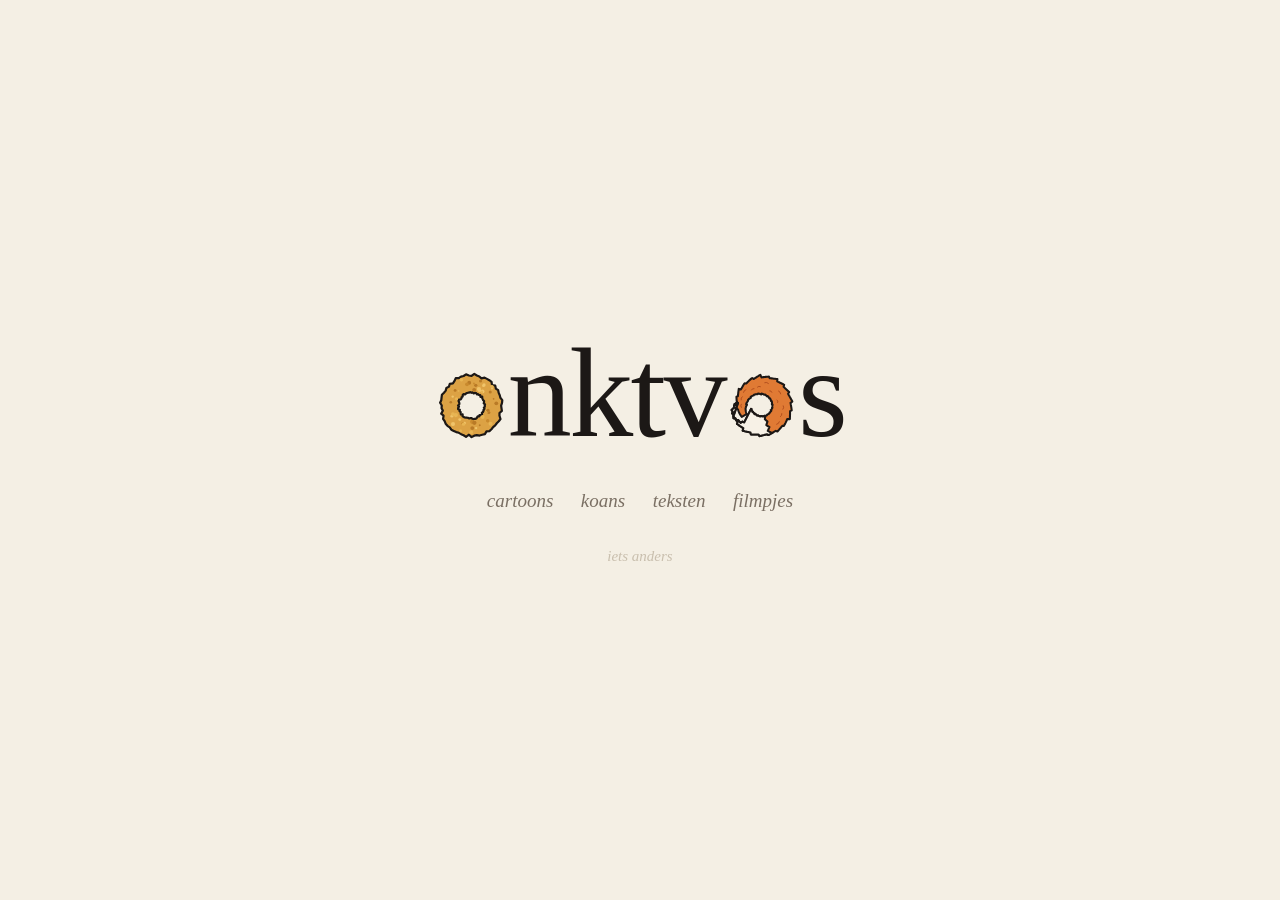
<file: docs/index.html>
<!doctype html>
<html lang="nl">
<head>
  <meta charset="utf-8">
  <meta name="viewport" content="width=device-width, initial-scale=1">
  <title>onktvos</title>
  <meta name="description" content="Cartoons zonder clou, koans, teksten en filmpjes.">
  <meta property="og:type" content="website">
  <meta property="og:url" content="https://x4b5.github.io/onktvos/">
  <meta property="og:title" content="onktvos">
  <meta property="og:description" content="Cartoons zonder clou, koans, teksten en filmpjes.">
  <meta property="og:image" content="https://x4b5.github.io/onktvos/deelkaart.png">
  <meta property="og:image:width" content="1200">
  <meta property="og:image:height" content="627">
  <meta name="twitter:card" content="summary_large_image">
  <link rel="stylesheet" href="onktvos.css">
  <style>
    html, body { height: 100%; }
    body { display: grid; place-items: center; padding: 0 16px; box-sizing: border-box; }
    h1 { font-size: clamp(3.5rem, 16vw, 8rem); font-weight: 400; margin: 0; letter-spacing: -0.02em; text-align: center; }
    nav { text-align: center; font-style: italic; margin-top: 1.2em; font-size: 19px; }
    nav a { color: var(--muted); text-decoration: none; margin: 0 0.6em; }
    nav a:hover { color: var(--ink); }
    .verder { text-align: center; font-style: italic; font-size: 15px; margin-top: 2.4em; }
    .verder a { color: var(--thread); text-decoration: none; }
    .verder a:hover { color: var(--muted); }
  </style>
</head>
<body>
  <main>
    <h1 aria-label="onktvos"><svg class="o" viewBox="0 0 100 100" aria-hidden="true"><path d="M92.8,50.0 L93.3,53.8 L93.9,57.7 L90.4,60.8 L90.4,64.7 L91.9,69.5 L89.4,72.7 L86.5,75.6 L84.2,78.7 L81.2,81.2 L78.8,84.3 L75.9,87.0 L71.6,87.3 L69.3,91.3 L65.4,92.3 L61.6,93.4 L57.6,92.9 L53.8,93.6 L50.0,95.7 L46.3,92.2 L42.0,95.3 L38.5,93.0 L34.9,91.4 L31.7,89.3 L27.8,88.4 L24.3,86.7 L20.7,84.9 L18.4,81.6 L15.1,79.3 L12.5,76.3 L11.1,72.5 L8.8,69.2 L9.5,64.7 L6.0,61.8 L8.5,57.3 L6.6,53.8 L6.9,50.0 L4.5,46.0 L6.2,42.3 L6.6,38.4 L7.1,34.4 L10.1,31.4 L12.6,28.4 L13.6,24.5 L17.3,22.6 L18.5,18.5 L23.0,17.8 L25.2,14.6 L27.1,10.4 L31.5,10.3 L34.7,8.1 L38.5,7.2 L42.0,4.8 L46.2,6.5 L50.0,7.2 L54.0,4.1 L57.7,6.5 L61.3,7.9 L64.3,10.6 L68.8,9.6 L72.3,11.4 L75.7,13.3 L78.9,15.6 L79.6,20.4 L84.3,21.2 L85.1,25.4 L88.5,27.8 L89.3,31.7 L90.8,35.1 L91.7,38.8 L94.5,42.2 L94.1,46.1 Z M69.5,48.3 L67.6,46.9 L68.1,45.2 L68.1,43.4 L66.8,42.2 L66.1,40.7 L65.5,39.2 L65.4,37.1 L62.7,37.3 L62.6,35.0 L60.7,34.7 L59.5,33.6 L57.6,33.7 L56.6,31.9 L55.0,31.5 L53.1,32.4 L51.7,31.0 L50.0,31.5 L48.3,30.5 L46.7,31.3 L45.0,31.4 L43.4,31.9 L41.9,32.7 L40.6,33.8 L38.5,33.5 L37.2,34.8 L37.1,37.1 L35.6,37.9 L35.4,39.7 L34.4,41.0 L31.7,41.5 L31.1,43.1 L32.0,45.2 L32.4,46.9 L32.2,48.4 L30.4,50.0 L31.9,51.6 L30.6,53.4 L30.5,55.2 L33.1,56.1 L32.6,58.1 L34.1,59.2 L34.3,61.0 L34.6,62.9 L37.1,62.9 L37.0,65.5 L38.5,66.4 L40.0,67.3 L41.9,67.4 L43.6,67.6 L45.2,67.9 L46.7,68.6 L48.4,68.3 L50.0,68.0 L51.7,70.0 L53.4,69.4 L55.2,69.3 L56.8,68.7 L58.0,67.2 L58.9,65.5 L61.0,65.7 L61.5,63.8 L63.8,63.8 L65.2,62.8 L64.9,60.4 L66.4,59.5 L67.2,58.0 L67.3,56.3 L69.1,55.1 L67.7,53.1 L69.2,51.7 L69.1,50.0 Z" fill="#dca244" fill-rule="evenodd" stroke="currentColor" stroke-width="3.2" stroke-linejoin="round"/><g clip-path="url(#ring)"><circle cx="40.1" cy="75.1" r="1.7" fill="#f0c46a"/><circle cx="61.8" cy="78.5" r="1.4" fill="#b97a26"/><circle cx="37.3" cy="76.1" r="2.1" fill="#c98a2e"/><circle cx="66.0" cy="29.5" r="2.7" fill="#f0c46a"/><circle cx="56.6" cy="82.6" r="1.7" fill="#f0c46a"/><circle cx="73.6" cy="72.4" r="1.8" fill="#c98a2e"/><circle cx="67.2" cy="21.4" r="1.9" fill="#f0c46a"/><circle cx="61.5" cy="28.3" r="2.4" fill="#f0c46a"/><circle cx="21.5" cy="65.3" r="2.1" fill="#f0c46a"/><circle cx="31.2" cy="28.9" r="1.3" fill="#e8b553"/><circle cx="27.3" cy="63.8" r="3.1" fill="#e8b553"/><circle cx="79.7" cy="22.1" r="2.3" fill="#e8b553"/><circle cx="85.8" cy="46.8" r="2.7" fill="#b97a26"/><circle cx="68.1" cy="20.1" r="2.3" fill="#f0c46a"/><circle cx="79.6" cy="25.4" r="1.4" fill="#f0c46a"/><circle cx="50.8" cy="73.6" r="3.0" fill="#c98a2e"/><circle cx="77.0" cy="30.3" r="2.2" fill="#b97a26"/><circle cx="73.3" cy="72.1" r="2.5" fill="#c98a2e"/><circle cx="19.9" cy="45.2" r="1.9" fill="#b97a26"/><circle cx="49.4" cy="88.5" r="2.8" fill="#e8b553"/><circle cx="75.0" cy="60.1" r="2.3" fill="#b97a26"/><circle cx="60.6" cy="26.2" r="3.0" fill="#f0c46a"/><circle cx="63.0" cy="14.5" r="2.2" fill="#b97a26"/><circle cx="22.7" cy="37.0" r="1.7" fill="#f0c46a"/><circle cx="26.2" cy="28.1" r="2.1" fill="#b97a26"/><circle cx="53.8" cy="27.3" r="2.8" fill="#b97a26"/><circle cx="72.9" cy="56.8" r="3.1" fill="#e8b553"/><circle cx="65.0" cy="30.5" r="1.8" fill="#e8b553"/><circle cx="38.4" cy="76.9" r="2.4" fill="#e8b553"/><circle cx="33.0" cy="70.3" r="2.1" fill="#f0c46a"/><circle cx="66.0" cy="66.6" r="2.8" fill="#e8b553"/><circle cx="28.3" cy="40.3" r="2.4" fill="#e8b553"/><circle cx="56.1" cy="20.8" r="2.4" fill="#b97a26"/><circle cx="23.0" cy="62.4" r="2.7" fill="#e8b553"/><circle cx="34.1" cy="86.8" r="2.1" fill="#e8b553"/><circle cx="51.0" cy="82.6" r="2.8" fill="#b97a26"/><circle cx="54.1" cy="75.0" r="3.1" fill="#b97a26"/><circle cx="22.4" cy="77.8" r="1.4" fill="#f0c46a"/><circle cx="35.4" cy="12.8" r="2.5" fill="#e8b553"/><circle cx="46.6" cy="17.0" r="2.8" fill="#b97a26"/><circle cx="43.4" cy="19.2" r="2.7" fill="#c98a2e"/><circle cx="73.7" cy="56.8" r="2.5" fill="#b97a26"/><circle cx="23.2" cy="76.6" r="2.9" fill="#f0c46a"/><circle cx="77.6" cy="76.4" r="2.9" fill="#e8b553"/><circle cx="81.9" cy="40.2" r="1.3" fill="#b97a26"/><circle cx="53.5" cy="18.0" r="1.4" fill="#c98a2e"/></g><clipPath id="ring"><path d="M92.8,50.0 L93.3,53.8 L93.9,57.7 L90.4,60.8 L90.4,64.7 L91.9,69.5 L89.4,72.7 L86.5,75.6 L84.2,78.7 L81.2,81.2 L78.8,84.3 L75.9,87.0 L71.6,87.3 L69.3,91.3 L65.4,92.3 L61.6,93.4 L57.6,92.9 L53.8,93.6 L50.0,95.7 L46.3,92.2 L42.0,95.3 L38.5,93.0 L34.9,91.4 L31.7,89.3 L27.8,88.4 L24.3,86.7 L20.7,84.9 L18.4,81.6 L15.1,79.3 L12.5,76.3 L11.1,72.5 L8.8,69.2 L9.5,64.7 L6.0,61.8 L8.5,57.3 L6.6,53.8 L6.9,50.0 L4.5,46.0 L6.2,42.3 L6.6,38.4 L7.1,34.4 L10.1,31.4 L12.6,28.4 L13.6,24.5 L17.3,22.6 L18.5,18.5 L23.0,17.8 L25.2,14.6 L27.1,10.4 L31.5,10.3 L34.7,8.1 L38.5,7.2 L42.0,4.8 L46.2,6.5 L50.0,7.2 L54.0,4.1 L57.7,6.5 L61.3,7.9 L64.3,10.6 L68.8,9.6 L72.3,11.4 L75.7,13.3 L78.9,15.6 L79.6,20.4 L84.3,21.2 L85.1,25.4 L88.5,27.8 L89.3,31.7 L90.8,35.1 L91.7,38.8 L94.5,42.2 L94.1,46.1 Z M69.5,48.3 L67.6,46.9 L68.1,45.2 L68.1,43.4 L66.8,42.2 L66.1,40.7 L65.5,39.2 L65.4,37.1 L62.7,37.3 L62.6,35.0 L60.7,34.7 L59.5,33.6 L57.6,33.7 L56.6,31.9 L55.0,31.5 L53.1,32.4 L51.7,31.0 L50.0,31.5 L48.3,30.5 L46.7,31.3 L45.0,31.4 L43.4,31.9 L41.9,32.7 L40.6,33.8 L38.5,33.5 L37.2,34.8 L37.1,37.1 L35.6,37.9 L35.4,39.7 L34.4,41.0 L31.7,41.5 L31.1,43.1 L32.0,45.2 L32.4,46.9 L32.2,48.4 L30.4,50.0 L31.9,51.6 L30.6,53.4 L30.5,55.2 L33.1,56.1 L32.6,58.1 L34.1,59.2 L34.3,61.0 L34.6,62.9 L37.1,62.9 L37.0,65.5 L38.5,66.4 L40.0,67.3 L41.9,67.4 L43.6,67.6 L45.2,67.9 L46.7,68.6 L48.4,68.3 L50.0,68.0 L51.7,70.0 L53.4,69.4 L55.2,69.3 L56.8,68.7 L58.0,67.2 L58.9,65.5 L61.0,65.7 L61.5,63.8 L63.8,63.8 L65.2,62.8 L64.9,60.4 L66.4,59.5 L67.2,58.0 L67.3,56.3 L69.1,55.1 L67.7,53.1 L69.2,51.7 L69.1,50.0 Z" fill-rule="evenodd"/></clipPath></svg>nktv<svg class="o" viewBox="0 0 100 100" aria-hidden="true"><polygon points="21.4,66.5 20.7,65.5 20.0,64.5 19.4,63.5 18.8,62.5 18.2,61.4 17.6,60.3 17.1,59.1 16.7,58.0 16.3,56.8 15.9,55.6 14.7,54.5 14.0,53.3 13.2,52.0 12.4,50.7 11.6,49.3 10.7,47.9 14.5,46.8 14.3,45.5 14.2,44.2 14.0,42.8 13.9,41.4 13.8,40.0 13.7,38.5 13.7,37.1 15.8,36.4 15.9,35.0 16.1,33.6 16.2,32.2 16.4,30.7 16.6,29.1 16.8,27.5 17.0,25.9 20.2,26.6 20.9,25.3 21.6,24.1 22.3,22.9 23.0,21.6 23.8,20.3 24.6,19.1 25.5,17.8 27.5,18.2 28.6,17.3 29.6,16.2 30.7,15.2 31.7,14.2 32.9,13.1 34.0,12.1 35.2,11.1 36.5,10.1 38.5,11.6 39.8,10.8 41.1,10.0 42.4,9.1 43.8,8.2 45.3,7.3 46.7,6.4 48.3,5.5 49.9,9.3 51.4,9.1 52.9,8.9 54.4,8.7 55.9,8.5 57.5,8.3 59.1,8.2 60.7,8.1 61.7,10.4 63.2,10.6 64.7,10.7 66.3,10.9 67.9,11.1 69.5,11.3 71.2,11.5 72.9,11.7 72.7,15.0 74.0,15.7 75.4,16.3 76.8,17.0 78.3,17.7 79.7,18.4 81.2,19.2 82.7,20.0 81.9,22.8 83.0,23.8 84.1,24.9 85.2,25.9 86.4,27.0 87.5,28.1 88.7,29.3 89.9,30.5 88.4,32.9 89.1,34.3 89.8,35.6 90.6,37.0 91.4,38.3 92.2,39.7 93.0,41.2 93.8,42.7 94.5,44.2 91.9,46.0 92.2,47.5 92.4,49.1 92.7,50.6 93.0,52.2 93.2,53.7 93.4,55.3 93.6,57.0 91.3,58.1 91.2,59.7 91.2,61.2 91.2,62.8 91.1,64.5 91.1,66.2 91.0,67.9 91.0,69.6 87.2,69.5 86.6,70.9 86.0,72.3 85.3,73.7 84.7,75.1 84.0,76.5 83.2,77.9 82.4,79.4 80.1,79.3 79.1,80.5 78.2,81.6 77.2,82.8 76.1,84.0 75.1,85.2 74.0,86.4 72.9,87.6 70.5,86.6 69.2,87.4 67.9,88.2 66.6,89.0 65.3,89.8 63.9,90.6 62.5,91.3 61.1,92.0 59.7,92.7 57.8,91.4 56.3,91.8 54.8,92.2 53.3,92.7 51.8,93.1 50.3,93.5 48.7,93.9 47.1,94.2 45.7,91.9 44.2,91.9 42.6,91.9 41.0,91.9 39.4,91.9 37.8,91.9 36.2,91.9 34.5,91.8 34.0,88.9 32.5,88.5 30.9,88.2 29.4,87.9 27.7,87.5 26.1,87.2 24.4,86.8 22.7,86.4 23.6,82.7 22.3,81.8 21.0,81.0 19.7,80.1 18.4,79.3 17.1,78.3 15.8,77.4 14.4,76.4 15.4,73.8 14.5,72.6 13.5,71.4 12.6,70.2 11.7,68.9 10.7,67.6 9.8,66.3 8.9,65.0 10.1,63.0 15.9,46.1 13.1,46.2 12.7,49.2 10.1,50.0 10.7,53.0 8.6,54.5 6.7,56.5 8.5,59.0 7.3,61.4 9.7,63.1 9.3,65.7 9.4,68.4 12.4,68.9 13.3,71.5 16.3,71.0 17.8,73.1 19.9,75.1 22.4,73.3 24.9,74.5 34.8,54.9 35.5,55.3 35.6,55.8 35.7,56.4 35.9,57.0 36.1,57.5 36.3,58.0 36.5,58.6 36.8,59.1 37.8,59.1 38.0,59.6 38.3,60.1 38.5,60.6 38.8,61.1 39.2,61.6 39.5,62.0 40.0,62.4 41.1,61.8 41.4,62.3 41.8,62.8 42.1,63.3 42.5,63.7 43.0,64.1 43.4,64.5 43.9,64.8 44.8,64.2 45.2,64.5 45.7,64.8 46.2,65.1 46.7,65.4 47.3,65.6 47.8,65.8 48.4,65.9 49.0,65.2 49.5,65.3 50.1,65.5 50.7,65.6 51.2,65.7 51.8,65.7 52.4,65.7 53.0,65.7 53.4,65.0 54.0,65.0 54.5,64.9 55.1,64.8 55.7,64.7 56.2,64.6 56.8,64.4 57.3,64.2 57.8,64.0 58.0,63.1 58.5,62.9 59.0,62.7 59.6,62.4 60.1,62.2 60.6,61.9 61.0,61.5 61.5,61.2 61.4,60.3 61.9,60.0 62.3,59.6 62.7,59.2 63.1,58.8 63.5,58.4 63.8,57.9 64.2,57.4 63.3,56.4 63.8,56.0 64.2,55.6 64.6,55.1 64.9,54.6 65.2,54.1 65.5,53.6 65.7,53.1 65.1,52.4 65.3,51.9 65.5,51.3 65.6,50.8 65.7,50.2 65.8,49.6 65.9,49.1 65.9,48.5 64.9,48.1 65.0,47.5 65.0,46.9 65.1,46.3 65.1,45.8 65.0,45.2 64.9,44.6 64.8,44.0 64.6,43.5 63.6,43.3 63.5,42.8 63.4,42.2 63.2,41.6 63.0,41.1 62.8,40.6 62.5,40.0 62.2,39.5 61.2,39.7 61.0,39.1 60.7,38.6 60.4,38.1 60.1,37.6 59.7,37.1 59.3,36.7 58.9,36.3 57.9,36.8 57.5,36.3 57.1,35.9 56.7,35.4 56.3,35.0 55.8,34.6 55.3,34.2 54.7,33.9 54.0,34.4 53.5,34.1 52.9,33.8 52.4,33.5 51.8,33.2 51.2,33.0 50.6,32.8 50.0,32.7 49.4,34.0 48.8,33.6 48.2,33.4 47.5,33.1 46.9,33.0 46.2,32.8 45.5,32.7 44.8,32.7 44.4,33.5 43.7,33.5 43.1,33.5 42.4,33.6 41.7,33.7 41.0,33.8 40.3,33.9 39.6,34.2 39.0,34.4 38.7,35.2 38.0,35.4 37.4,35.7 36.7,36.0 36.0,36.3 35.4,36.7 34.8,37.1 34.2,37.6 34.5,38.7 33.8,39.1 33.2,39.5 32.5,39.9 31.9,40.4 31.4,41.0 30.8,41.6 30.3,42.2 30.5,43.1 30.0,43.7 29.6,44.3 29.1,45.0 28.7,45.7 28.4,46.5 28.0,47.2 27.7,48.0 28.9,48.9 28.4,49.6 28.0,50.4 27.7,51.2 27.4,52.1 27.2,52.9 26.9,53.8 26.9,54.7 26.9,55.5 27.0,56.4 27.1,57.3 27.2,58.1 27.4,59.0 27.6,59.9 27.8,60.8 28.1,61.6 28.3,62.5" fill="#e07a34"/><path d="M20.7,52.7 Q18.9,50.3 20.6,48.0" fill="none" stroke="#a9471a" stroke-width="1.2" stroke-linecap="round"/><path d="M20.4,41.8 Q19.7,38.9 22.1,37.2" fill="none" stroke="#a9471a" stroke-width="1.2" stroke-linecap="round"/><path d="M23.9,30.9 Q24.3,27.9 27.3,27.0" fill="none" stroke="#a9471a" stroke-width="1.2" stroke-linecap="round"/><path d="M35.3,27.5 Q36.4,25.0 39.1,25.5" fill="none" stroke="#a9471a" stroke-width="1.2" stroke-linecap="round"/><path d="M44.1,23.2 Q46.0,21.3 48.4,22.6" fill="none" stroke="#a9471a" stroke-width="1.2" stroke-linecap="round"/><path d="M54.7,16.8 Q57.7,15.7 60.0,18.0" fill="none" stroke="#a9471a" stroke-width="1.2" stroke-linecap="round"/><path d="M61.8,28.6 Q64.3,28.3 65.0,30.8" fill="none" stroke="#a9471a" stroke-width="1.2" stroke-linecap="round"/><path d="M74.6,28.9 Q77.5,30.0 77.7,33.1" fill="none" stroke="#a9471a" stroke-width="1.2" stroke-linecap="round"/><path d="M72.4,41.9 Q74.5,43.3 73.4,45.6" fill="none" stroke="#a9471a" stroke-width="1.2" stroke-linecap="round"/><path d="M81.5,50.4 Q82.9,53.1 81.0,55.4" fill="none" stroke="#a9471a" stroke-width="1.2" stroke-linecap="round"/><path d="M79.4,61.6 Q79.9,64.6 77.2,66.1" fill="none" stroke="#a9471a" stroke-width="1.2" stroke-linecap="round"/><path d="M75.8,73.4 Q75.0,76.5 71.8,77.2" fill="none" stroke="#a9471a" stroke-width="1.2" stroke-linecap="round"/><polygon points="21.4,66.5 20.7,65.5 20.0,64.5 19.4,63.5 18.8,62.5 18.2,61.4 17.6,60.3 17.1,59.1 16.7,58.0 16.3,56.8 15.9,55.6 14.7,54.5 14.0,53.3 13.2,52.0 12.4,50.7 11.6,49.3 10.7,47.9 14.5,46.8 14.3,45.5 14.2,44.2 14.0,42.8 13.9,41.4 13.8,40.0 13.7,38.5 13.7,37.1 15.8,36.4 15.9,35.0 16.1,33.6 16.2,32.2 16.4,30.7 16.6,29.1 16.8,27.5 17.0,25.9 20.2,26.6 20.9,25.3 21.6,24.1 22.3,22.9 23.0,21.6 23.8,20.3 24.6,19.1 25.5,17.8 27.5,18.2 28.6,17.3 29.6,16.2 30.7,15.2 31.7,14.2 32.9,13.1 34.0,12.1 35.2,11.1 36.5,10.1 38.5,11.6 39.8,10.8 41.1,10.0 42.4,9.1 43.8,8.2 45.3,7.3 46.7,6.4 48.3,5.5 49.9,9.3 51.4,9.1 52.9,8.9 54.4,8.7 55.9,8.5 57.5,8.3 59.1,8.2 60.7,8.1 61.7,10.4 63.2,10.6 64.7,10.7 66.3,10.9 67.9,11.1 69.5,11.3 71.2,11.5 72.9,11.7 72.7,15.0 74.0,15.7 75.4,16.3 76.8,17.0 78.3,17.7 79.7,18.4 81.2,19.2 82.7,20.0 81.9,22.8 83.0,23.8 84.1,24.9 85.2,25.9 86.4,27.0 87.5,28.1 88.7,29.3 89.9,30.5 88.4,32.9 89.1,34.3 89.8,35.6 90.6,37.0 91.4,38.3 92.2,39.7 93.0,41.2 93.8,42.7 94.5,44.2 91.9,46.0 92.2,47.5 92.4,49.1 92.7,50.6 93.0,52.2 93.2,53.7 93.4,55.3 93.6,57.0 91.3,58.1 91.2,59.7 91.2,61.2 91.2,62.8 91.1,64.5 91.1,66.2 91.0,67.9 91.0,69.6 87.2,69.5 86.6,70.9 86.0,72.3 85.3,73.7 84.7,75.1 84.0,76.5 83.2,77.9 82.4,79.4 80.1,79.3 79.1,80.5 78.2,81.6 77.2,82.8 76.1,84.0 75.1,85.2 74.0,86.4 72.9,87.6 70.5,86.6 69.2,87.4 67.9,88.2 66.6,89.0 65.3,89.8 63.9,90.6 62.5,91.3 61.1,92.0 59.7,92.7 57.8,91.4 56.3,91.8 54.8,92.2 53.3,92.7 51.8,93.1 50.3,93.5 48.7,93.9 47.1,94.2 45.7,91.9 44.2,91.9 42.6,91.9 41.0,91.9 39.4,91.9 37.8,91.9 36.2,91.9 34.5,91.8 34.0,88.9 32.5,88.5 30.9,88.2 29.4,87.9 27.7,87.5 26.1,87.2 24.4,86.8 22.7,86.4 23.6,82.7 22.3,81.8 21.0,81.0 19.7,80.1 18.4,79.3 17.1,78.3 15.8,77.4 14.4,76.4 15.4,73.8 14.5,72.6 13.5,71.4 12.6,70.2 11.7,68.9 10.7,67.6 9.8,66.3 8.9,65.0 10.1,63.0 15.9,46.1 13.1,46.2 12.7,49.2 10.1,50.0 10.7,53.0 8.6,54.5 6.7,56.5 8.5,59.0 7.3,61.4 9.7,63.1 9.3,65.7 9.4,68.4 12.4,68.9 13.3,71.5 16.3,71.0 17.8,73.1 19.9,75.1 22.4,73.3 24.9,74.5 34.8,54.9 35.5,55.3 35.6,55.8 35.7,56.4 35.9,57.0 36.1,57.5 36.3,58.0 36.5,58.6 36.8,59.1 37.8,59.1 38.0,59.6 38.3,60.1 38.5,60.6 38.8,61.1 39.2,61.6 39.5,62.0 40.0,62.4 41.1,61.8 41.4,62.3 41.8,62.8 42.1,63.3 42.5,63.7 43.0,64.1 43.4,64.5 43.9,64.8 44.8,64.2 45.2,64.5 45.7,64.8 46.2,65.1 46.7,65.4 47.3,65.6 47.8,65.8 48.4,65.9 49.0,65.2 49.5,65.3 50.1,65.5 50.7,65.6 51.2,65.7 51.8,65.7 52.4,65.7 53.0,65.7 53.4,65.0 54.0,65.0 54.5,64.9 55.1,64.8 55.7,64.7 56.2,64.6 56.8,64.4 57.3,64.2 57.8,64.0 58.0,63.1 58.5,62.9 59.0,62.7 59.6,62.4 60.1,62.2 60.6,61.9 61.0,61.5 61.5,61.2 61.4,60.3 61.9,60.0 62.3,59.6 62.7,59.2 63.1,58.8 63.5,58.4 63.8,57.9 64.2,57.4 63.3,56.4 63.8,56.0 64.2,55.6 64.6,55.1 64.9,54.6 65.2,54.1 65.5,53.6 65.7,53.1 65.1,52.4 65.3,51.9 65.5,51.3 65.6,50.8 65.7,50.2 65.8,49.6 65.9,49.1 65.9,48.5 64.9,48.1 65.0,47.5 65.0,46.9 65.1,46.3 65.1,45.8 65.0,45.2 64.9,44.6 64.8,44.0 64.6,43.5 63.6,43.3 63.5,42.8 63.4,42.2 63.2,41.6 63.0,41.1 62.8,40.6 62.5,40.0 62.2,39.5 61.2,39.7 61.0,39.1 60.7,38.6 60.4,38.1 60.1,37.6 59.7,37.1 59.3,36.7 58.9,36.3 57.9,36.8 57.5,36.3 57.1,35.9 56.7,35.4 56.3,35.0 55.8,34.6 55.3,34.2 54.7,33.9 54.0,34.4 53.5,34.1 52.9,33.8 52.4,33.5 51.8,33.2 51.2,33.0 50.6,32.8 50.0,32.7 49.4,34.0 48.8,33.6 48.2,33.4 47.5,33.1 46.9,33.0 46.2,32.8 45.5,32.7 44.8,32.7 44.4,33.5 43.7,33.5 43.1,33.5 42.4,33.6 41.7,33.7 41.0,33.8 40.3,33.9 39.6,34.2 39.0,34.4 38.7,35.2 38.0,35.4 37.4,35.7 36.7,36.0 36.0,36.3 35.4,36.7 34.8,37.1 34.2,37.6 34.5,38.7 33.8,39.1 33.2,39.5 32.5,39.9 31.9,40.4 31.4,41.0 30.8,41.6 30.3,42.2 30.5,43.1 30.0,43.7 29.6,44.3 29.1,45.0 28.7,45.7 28.4,46.5 28.0,47.2 27.7,48.0 28.9,48.9 28.4,49.6 28.0,50.4 27.7,51.2 27.4,52.1 27.2,52.9 26.9,53.8 26.9,54.7 26.9,55.5 27.0,56.4 27.1,57.3 27.2,58.1 27.4,59.0 27.6,59.9 27.8,60.8 28.1,61.6 28.3,62.5" fill="none" stroke="currentColor" stroke-width="3" stroke-linejoin="round"/><polygon points="55.5,65.0 54.8,69.7 58.5,73.2 56.9,78.2 61.4,81.3 59.0,86.6 64.4,89.4 62.5,91.3 61.1,92.0 59.7,92.7 57.8,91.4 56.3,91.8 54.8,92.2 53.3,92.7 51.8,93.1 50.3,93.5 48.7,93.9 47.1,94.2 45.7,91.9 44.2,91.9 42.6,91.9 41.0,91.9 39.4,91.9 37.8,91.9 36.2,91.9 34.5,91.8 34.0,88.9 32.5,88.5 30.9,88.2 29.4,87.9 27.7,87.5 26.1,87.2 24.4,86.8 22.7,86.4 23.6,82.7 22.3,81.8 21.0,81.0 19.7,80.1 18.4,79.3 17.1,78.3 15.8,77.4 14.4,76.4 15.4,73.8 14.5,72.6 13.5,71.4 12.6,70.2 11.7,68.9 10.7,67.6 9.8,66.3 8.9,65.0 10.1,63.0 15.9,46.1 13.1,46.2 12.7,49.2 10.1,50.0 10.7,53.0 8.6,54.5 6.7,56.5 8.5,59.0 7.3,61.4 9.7,63.1 9.3,65.7 9.4,68.4 12.4,68.9 13.3,71.5 16.3,71.0 17.8,73.1 19.9,75.1 22.4,73.3 24.9,74.5 34.8,54.9 35.5,55.3 35.6,55.8 35.7,56.4 35.9,57.0 36.1,57.5 36.3,58.0 36.5,58.6 36.8,59.1 37.8,59.1 38.0,59.6 38.3,60.1 38.5,60.6 38.8,61.1 39.2,61.6 39.5,62.0 40.0,62.4 41.1,61.8 41.4,62.3 41.8,62.8 42.1,63.3 42.5,63.7 43.0,64.1 43.4,64.5 43.9,64.8 44.8,64.2 45.2,64.5 45.7,64.8 46.2,65.1 46.7,65.4 47.3,65.6 47.8,65.8 48.4,65.9 49.0,65.2 49.5,65.3 50.1,65.5 50.7,65.6 51.2,65.7 51.8,65.7 52.4,65.7 53.0,65.7 53.4,65.0 54.0,65.0 54.5,64.9" fill="#f7f1e6"/><polygon points="55.5,65.0 54.8,69.7 58.5,73.2 56.9,78.2 61.4,81.3 59.0,86.6 64.4,89.4 62.5,91.3 61.1,92.0 59.7,92.7 57.8,91.4 56.3,91.8 54.8,92.2 53.3,92.7 51.8,93.1 50.3,93.5 48.7,93.9 47.1,94.2 45.7,91.9 44.2,91.9 42.6,91.9 41.0,91.9 39.4,91.9 37.8,91.9 36.2,91.9 34.5,91.8 34.0,88.9 32.5,88.5 30.9,88.2 29.4,87.9 27.7,87.5 26.1,87.2 24.4,86.8 22.7,86.4 23.6,82.7 22.3,81.8 21.0,81.0 19.7,80.1 18.4,79.3 17.1,78.3 15.8,77.4 14.4,76.4 15.4,73.8 14.5,72.6 13.5,71.4 12.6,70.2 11.7,68.9 10.7,67.6 9.8,66.3 8.9,65.0 10.1,63.0 15.9,46.1 13.1,46.2 12.7,49.2 10.1,50.0 10.7,53.0 8.6,54.5 6.7,56.5 8.5,59.0 7.3,61.4 9.7,63.1 9.3,65.7 9.4,68.4 12.4,68.9 13.3,71.5 16.3,71.0 17.8,73.1 19.9,75.1 22.4,73.3 24.9,74.5 34.8,54.9 35.5,55.3 35.6,55.8 35.7,56.4 35.9,57.0 36.1,57.5 36.3,58.0 36.5,58.6 36.8,59.1 37.8,59.1 38.0,59.6 38.3,60.1 38.5,60.6 38.8,61.1 39.2,61.6 39.5,62.0 40.0,62.4 41.1,61.8 41.4,62.3 41.8,62.8 42.1,63.3 42.5,63.7 43.0,64.1 43.4,64.5 43.9,64.8 44.8,64.2 45.2,64.5 45.7,64.8 46.2,65.1 46.7,65.4 47.3,65.6 47.8,65.8 48.4,65.9 49.0,65.2 49.5,65.3 50.1,65.5 50.7,65.6 51.2,65.7 51.8,65.7 52.4,65.7 53.0,65.7 53.4,65.0 54.0,65.0 54.5,64.9" fill="none" stroke="currentColor" stroke-width="3" stroke-linejoin="round"/></svg>s</h1>
    <nav><a href="cartoons/">cartoons</a> <a href="koans/">koans</a> <a href="teksten/">teksten</a> <a href="filmpjes/">filmpjes</a></nav>
    <p class="verder"><a class="verras" href="#" hidden>iets anders</a></p>
  </main>
  <script src="onktvos.js"></script>
</body>
</html>
</file>
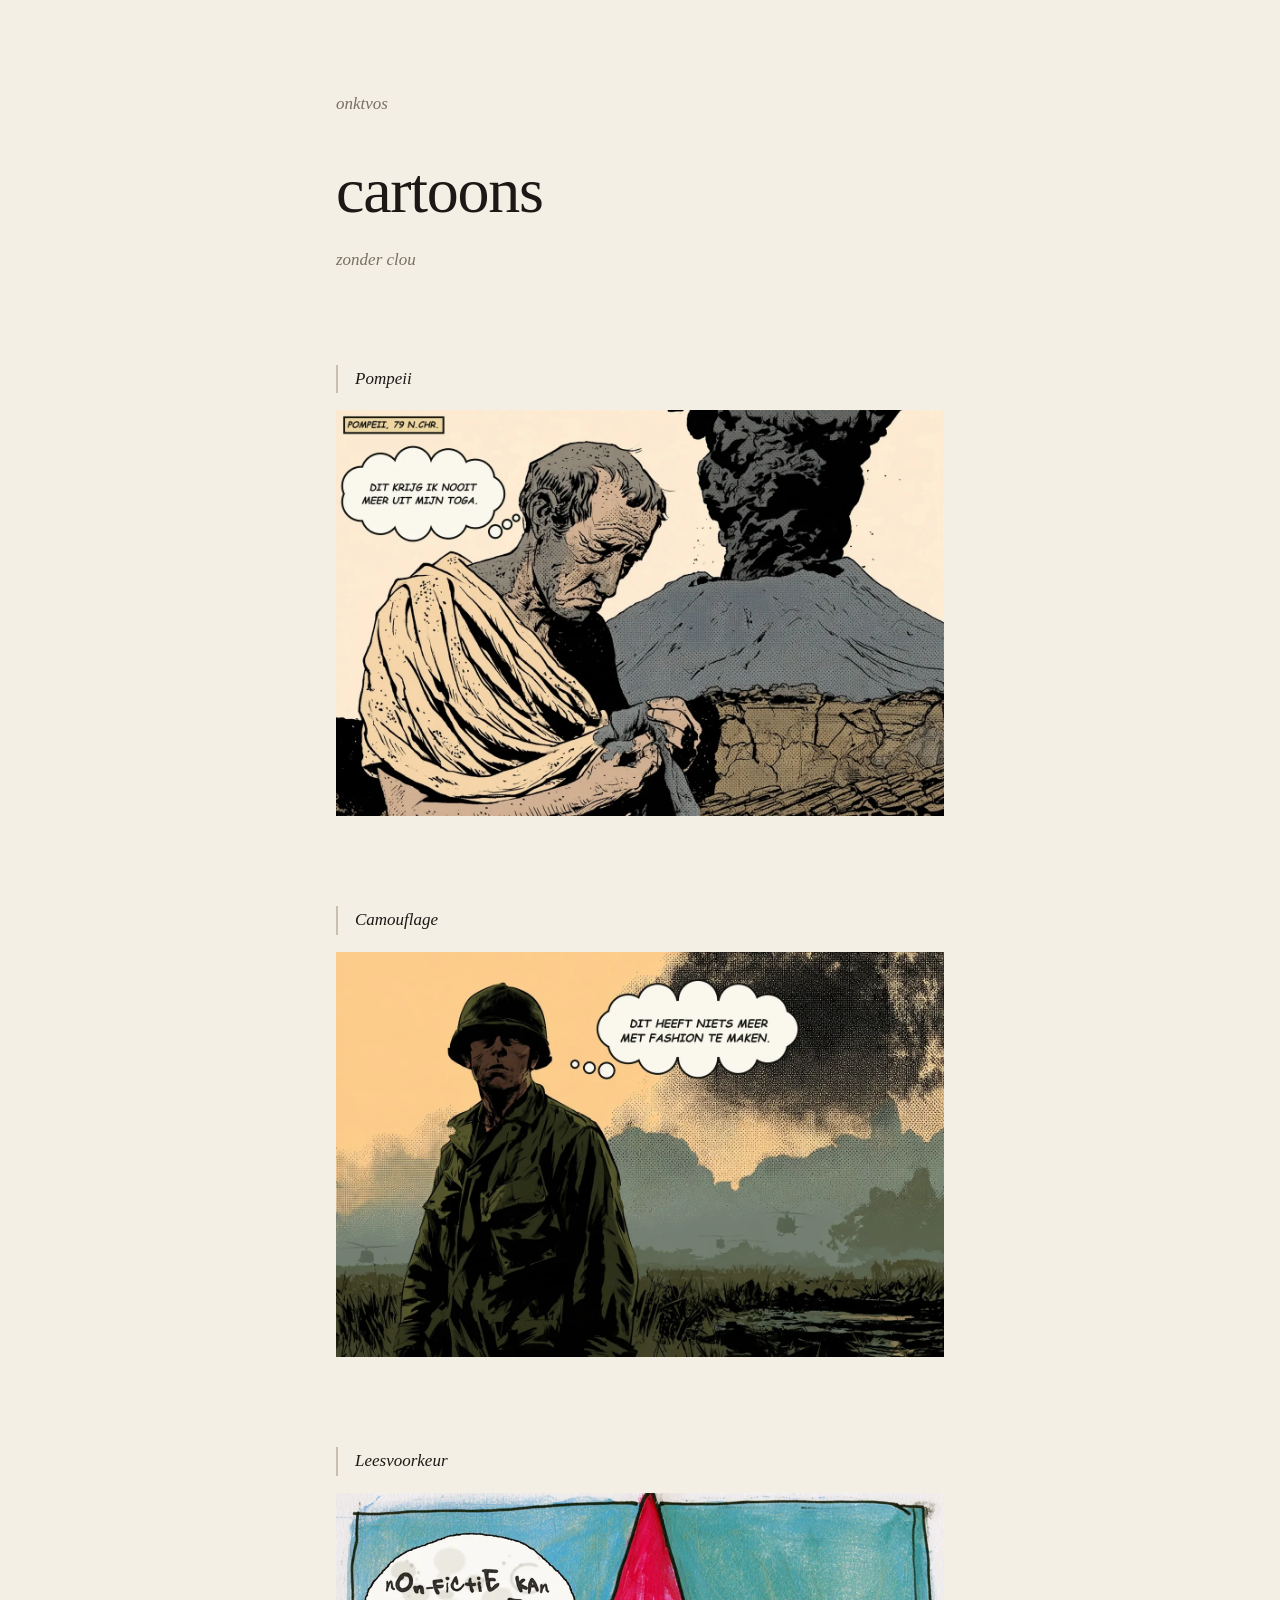
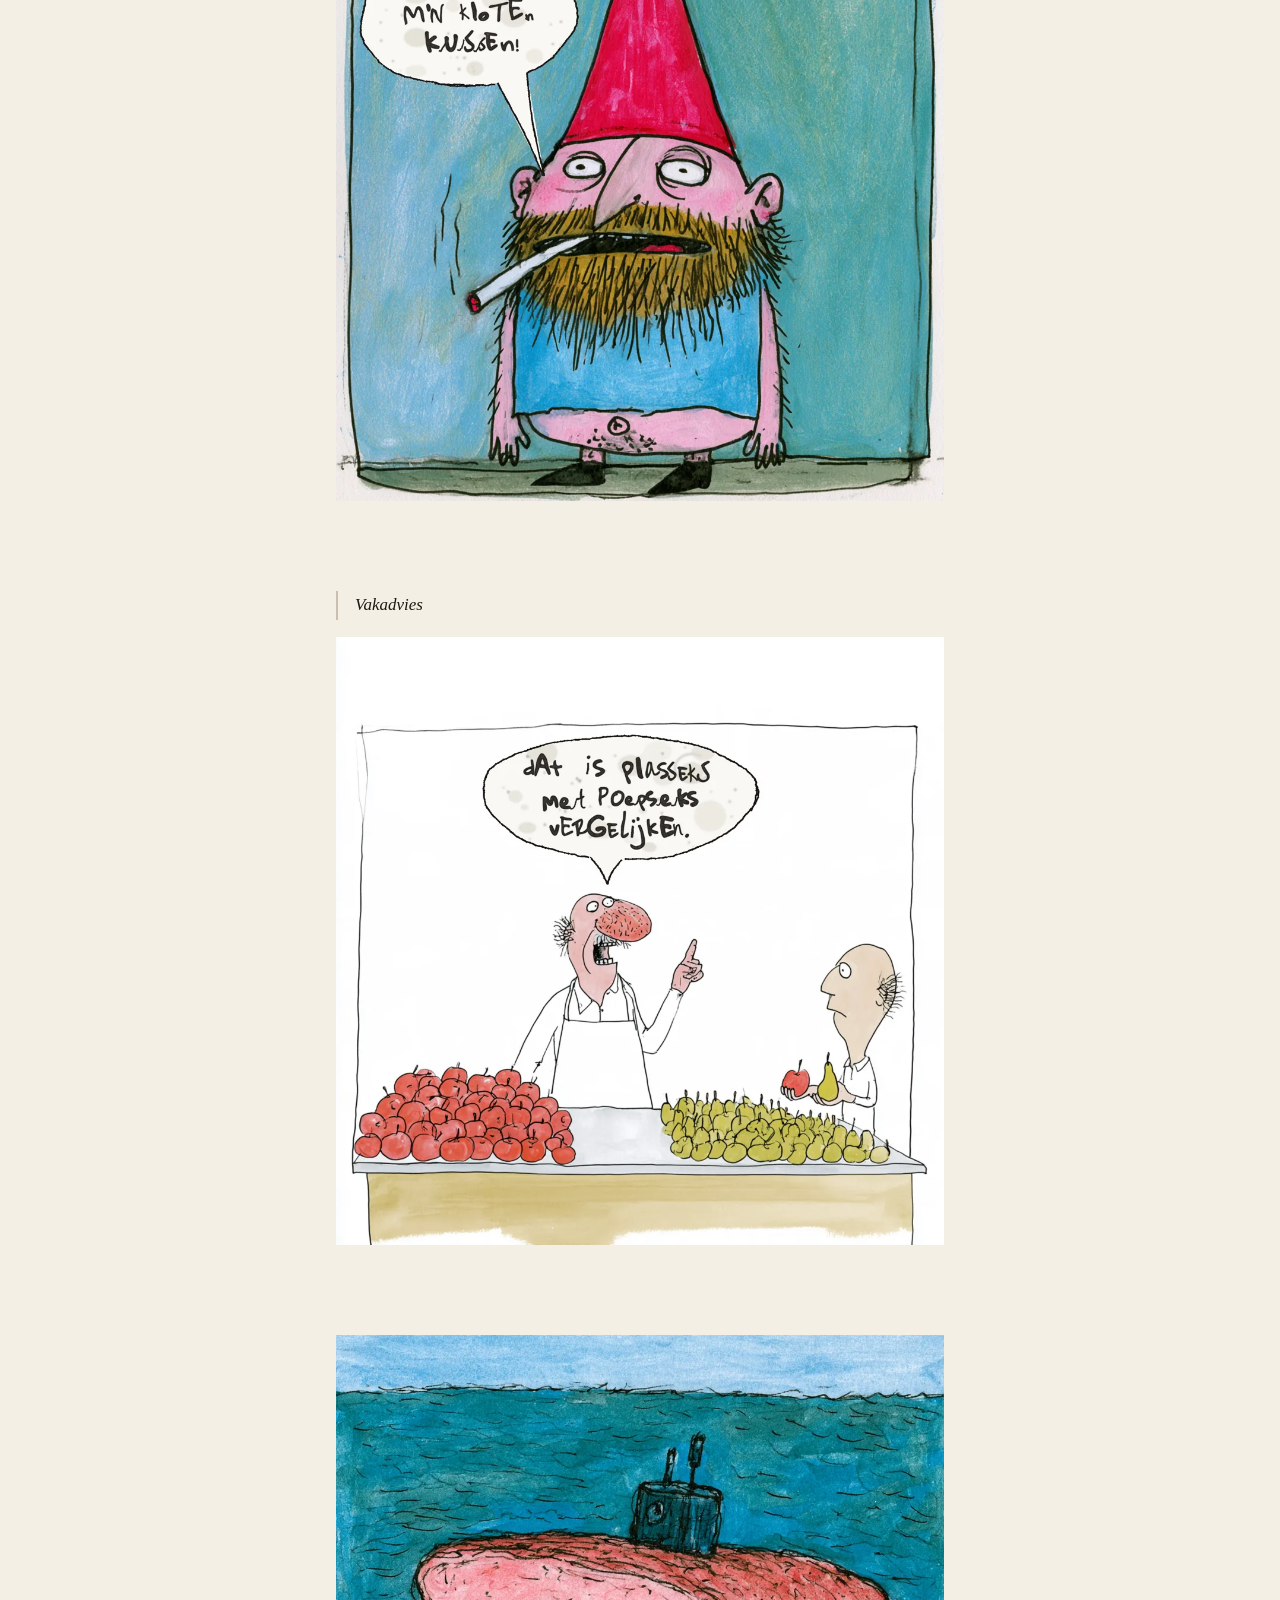
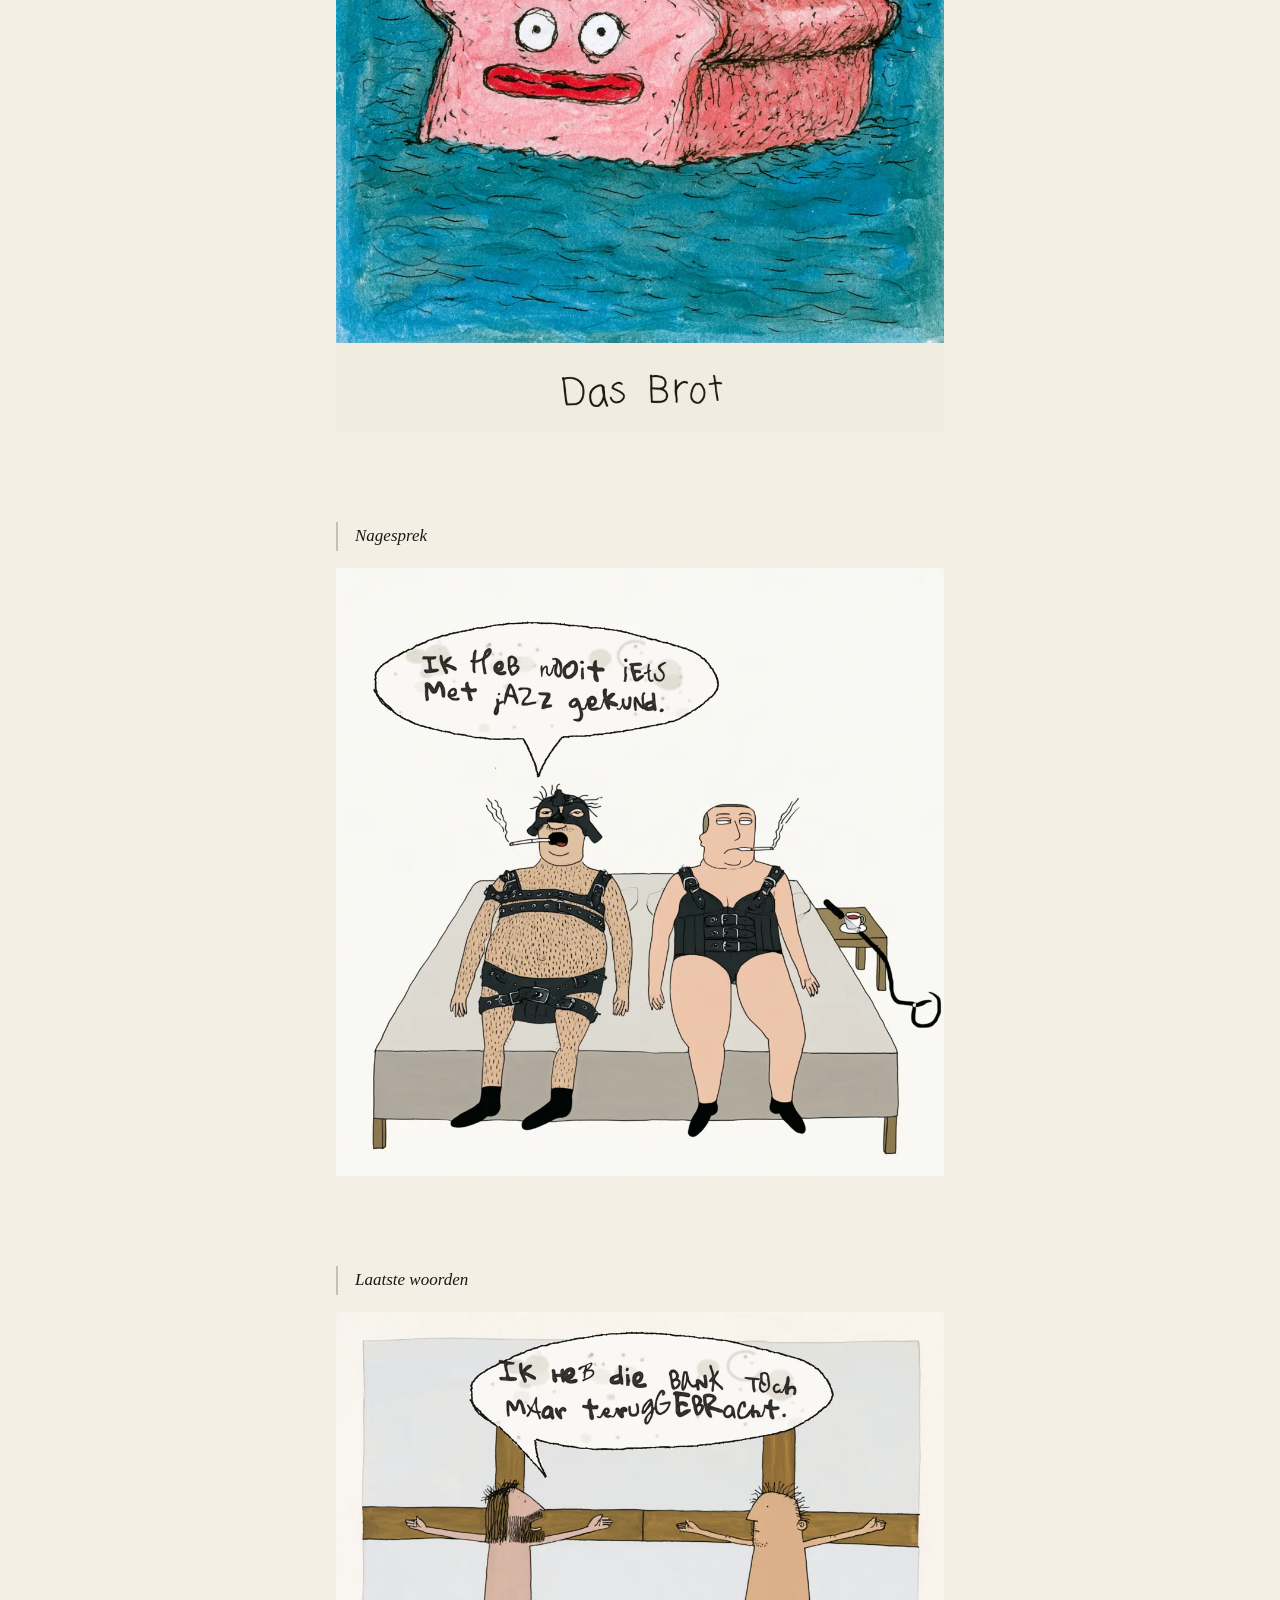
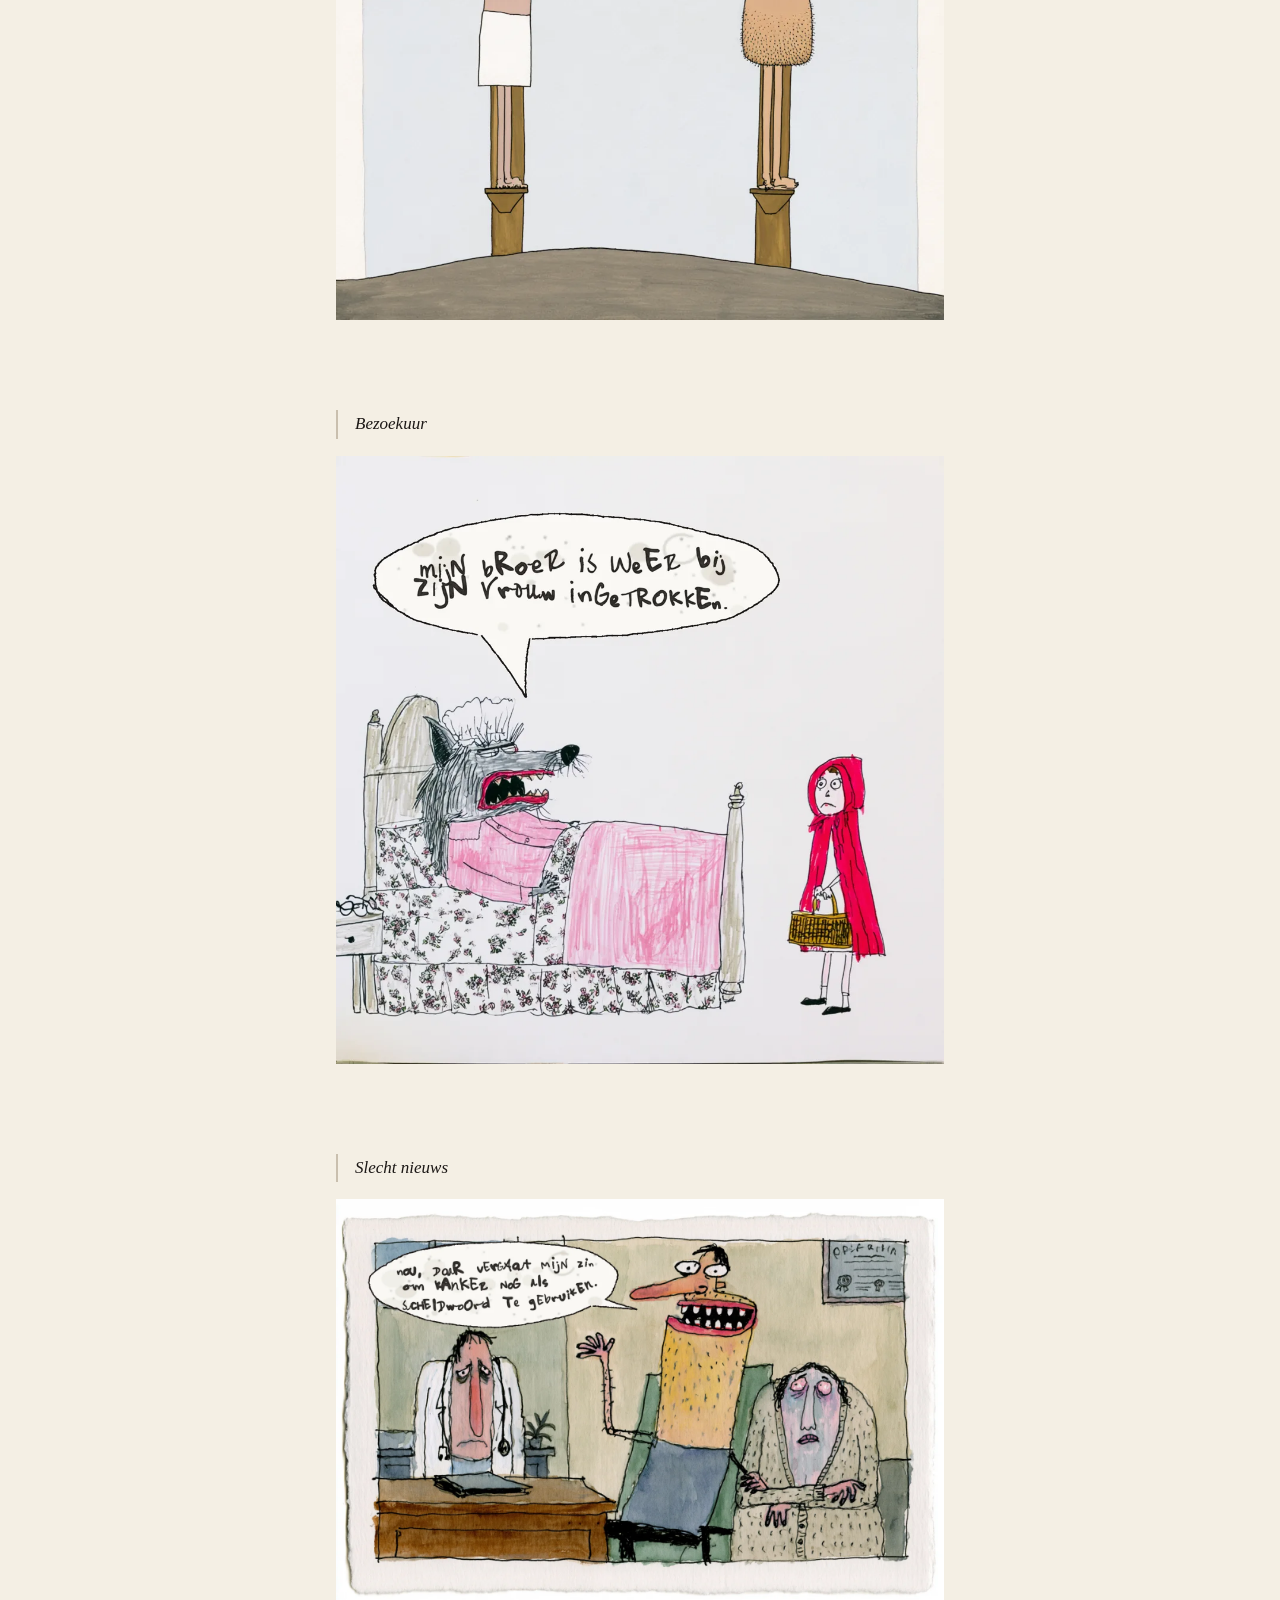
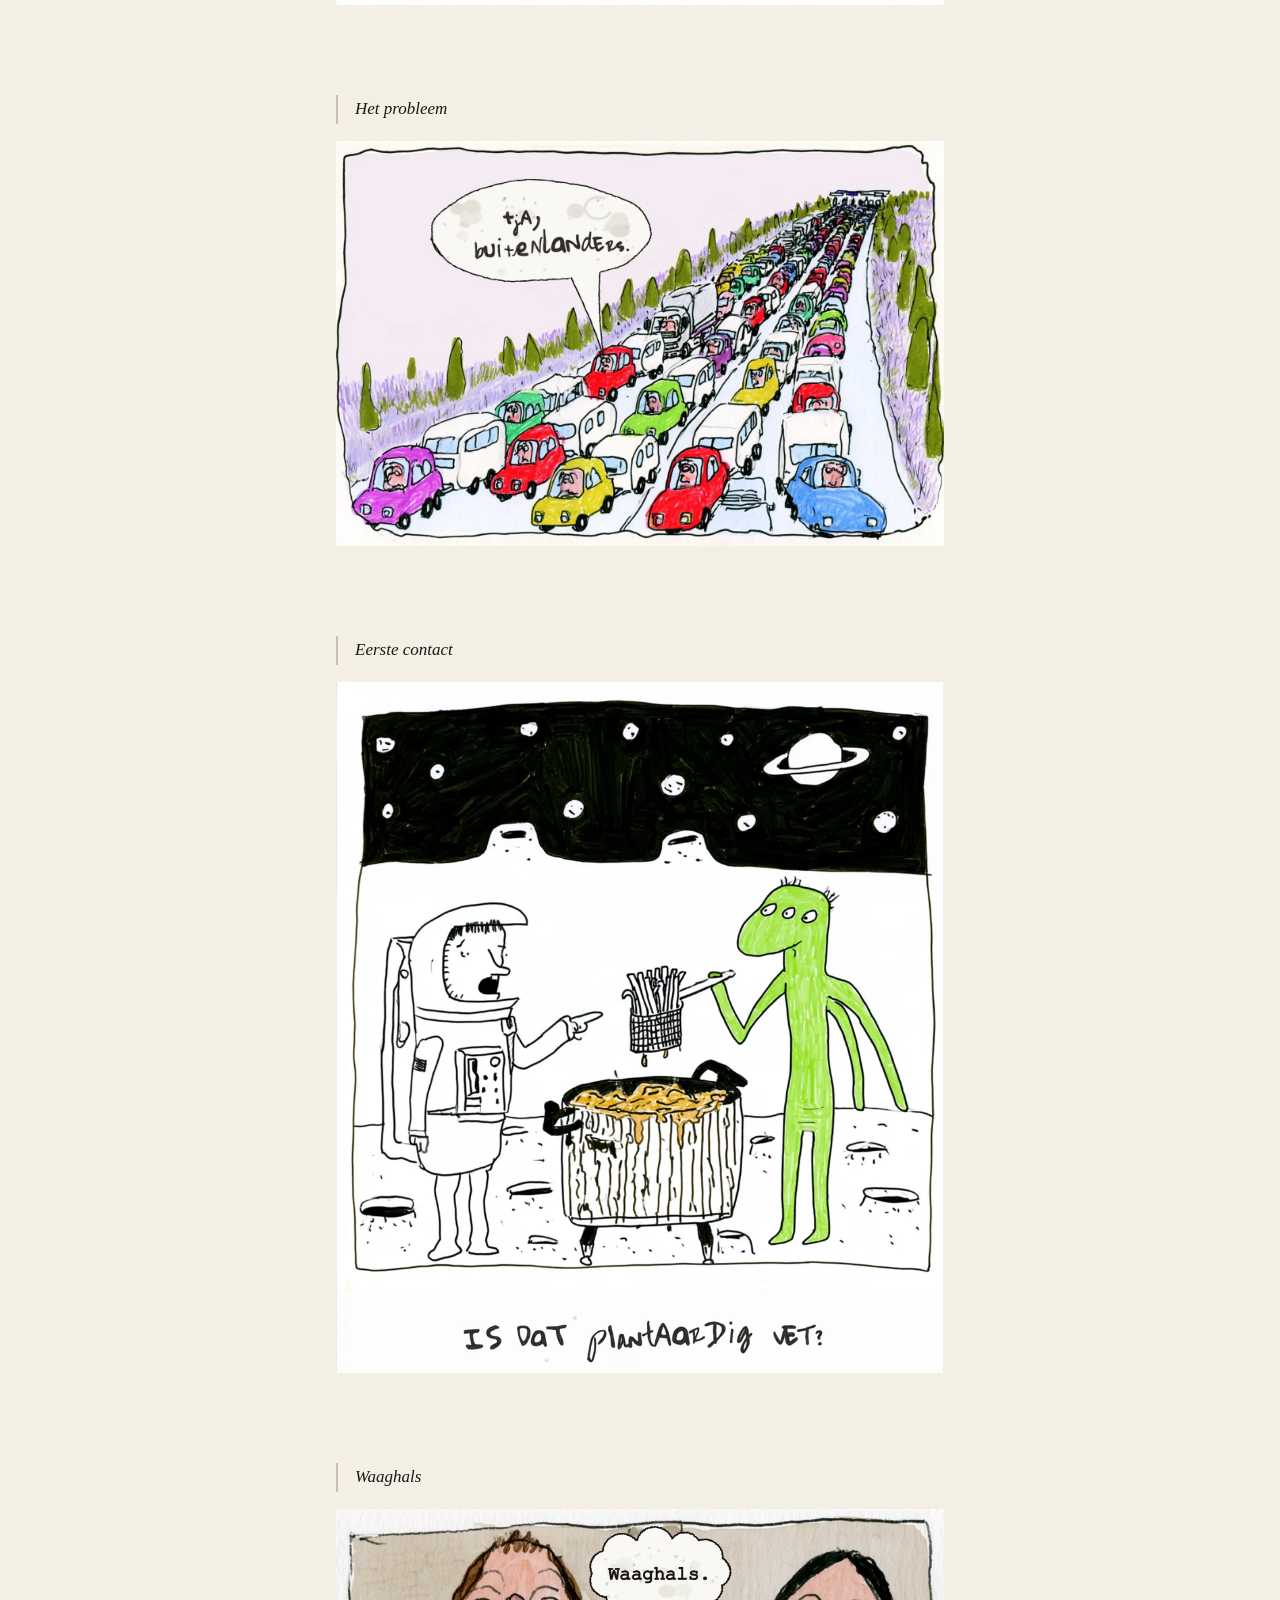
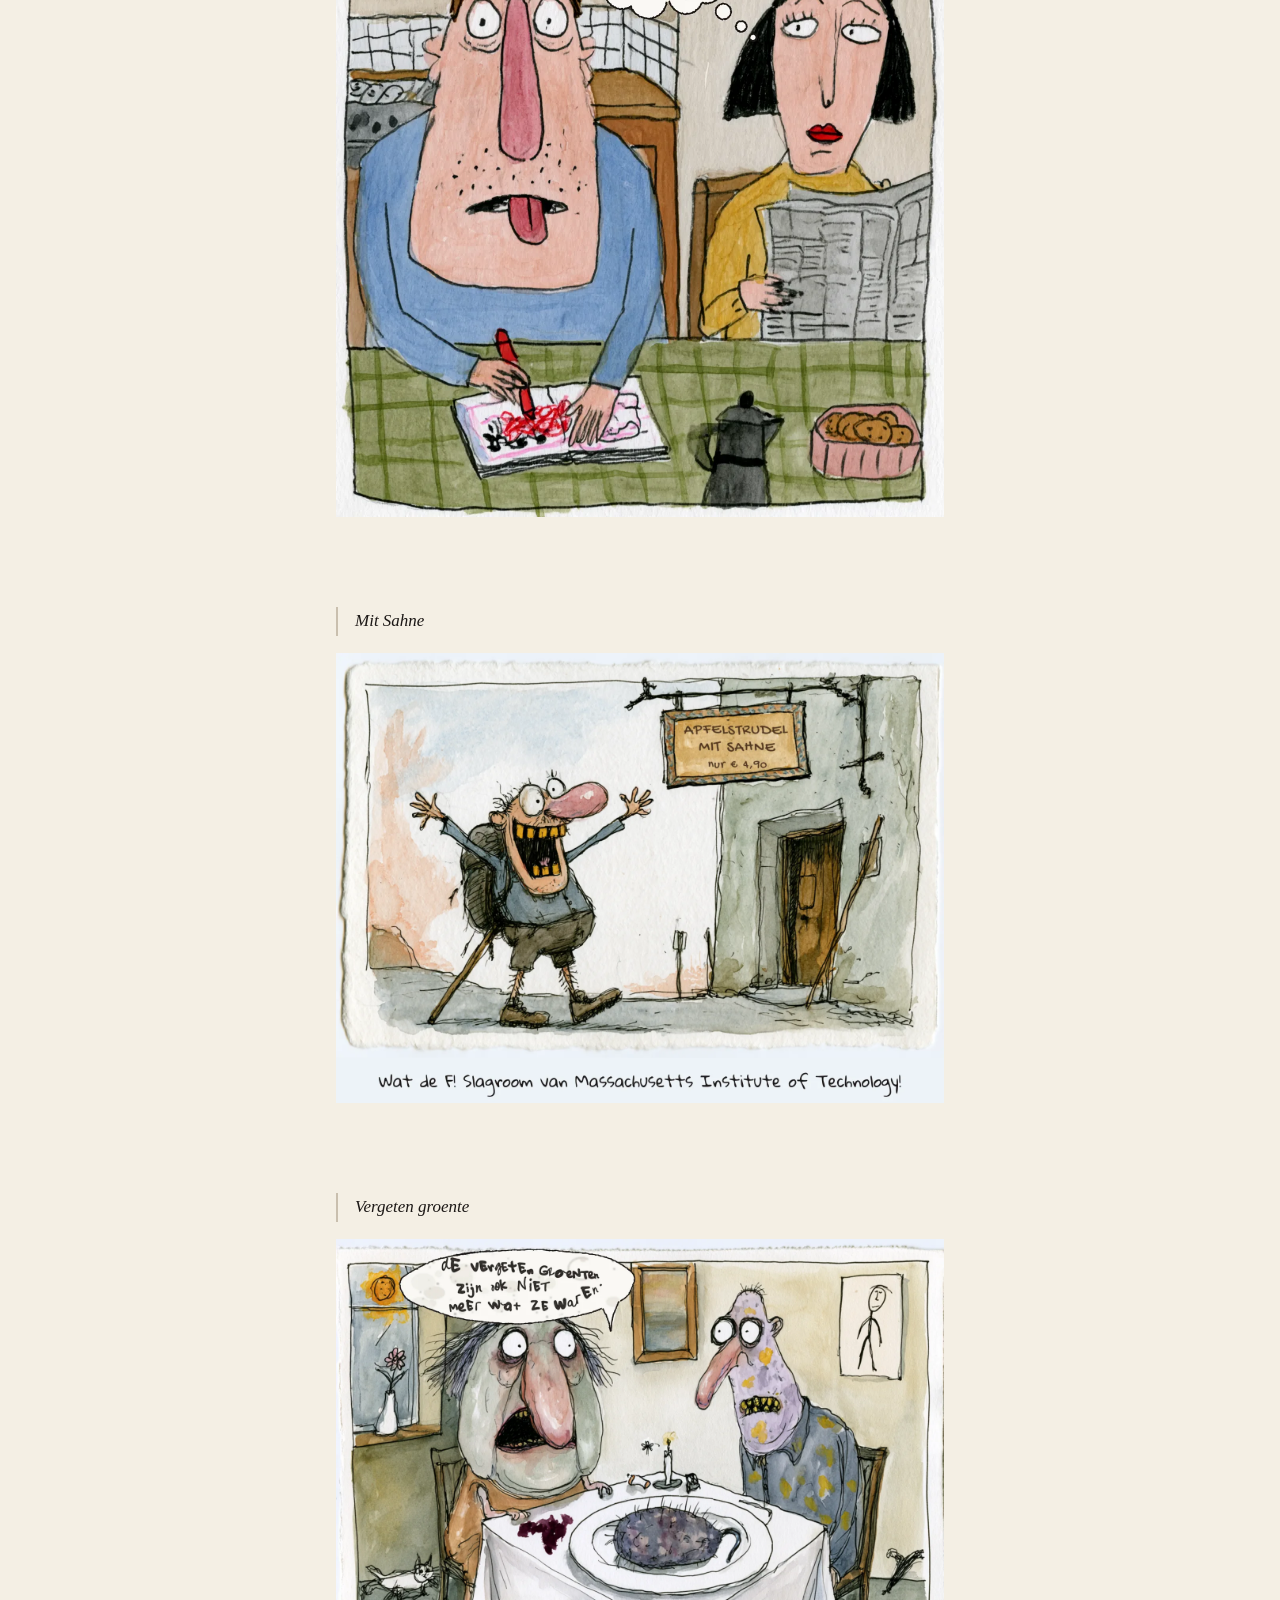
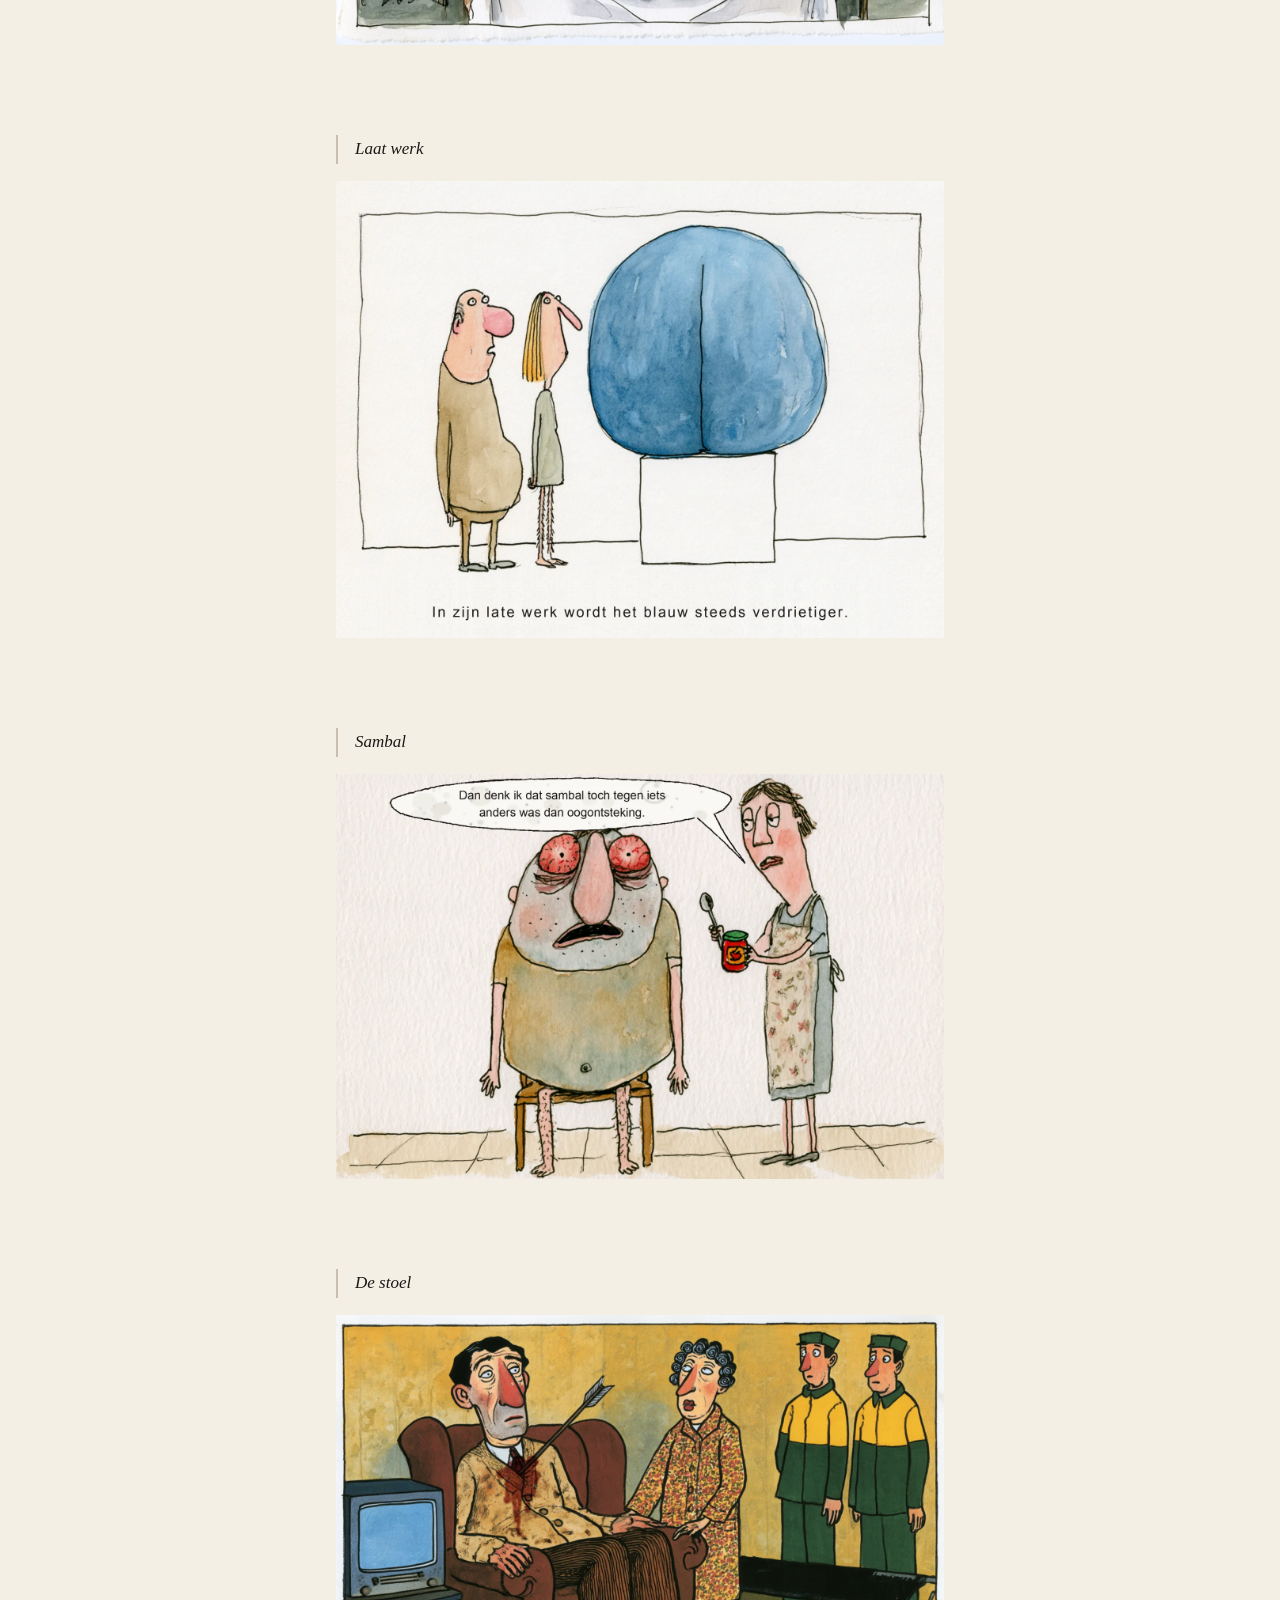
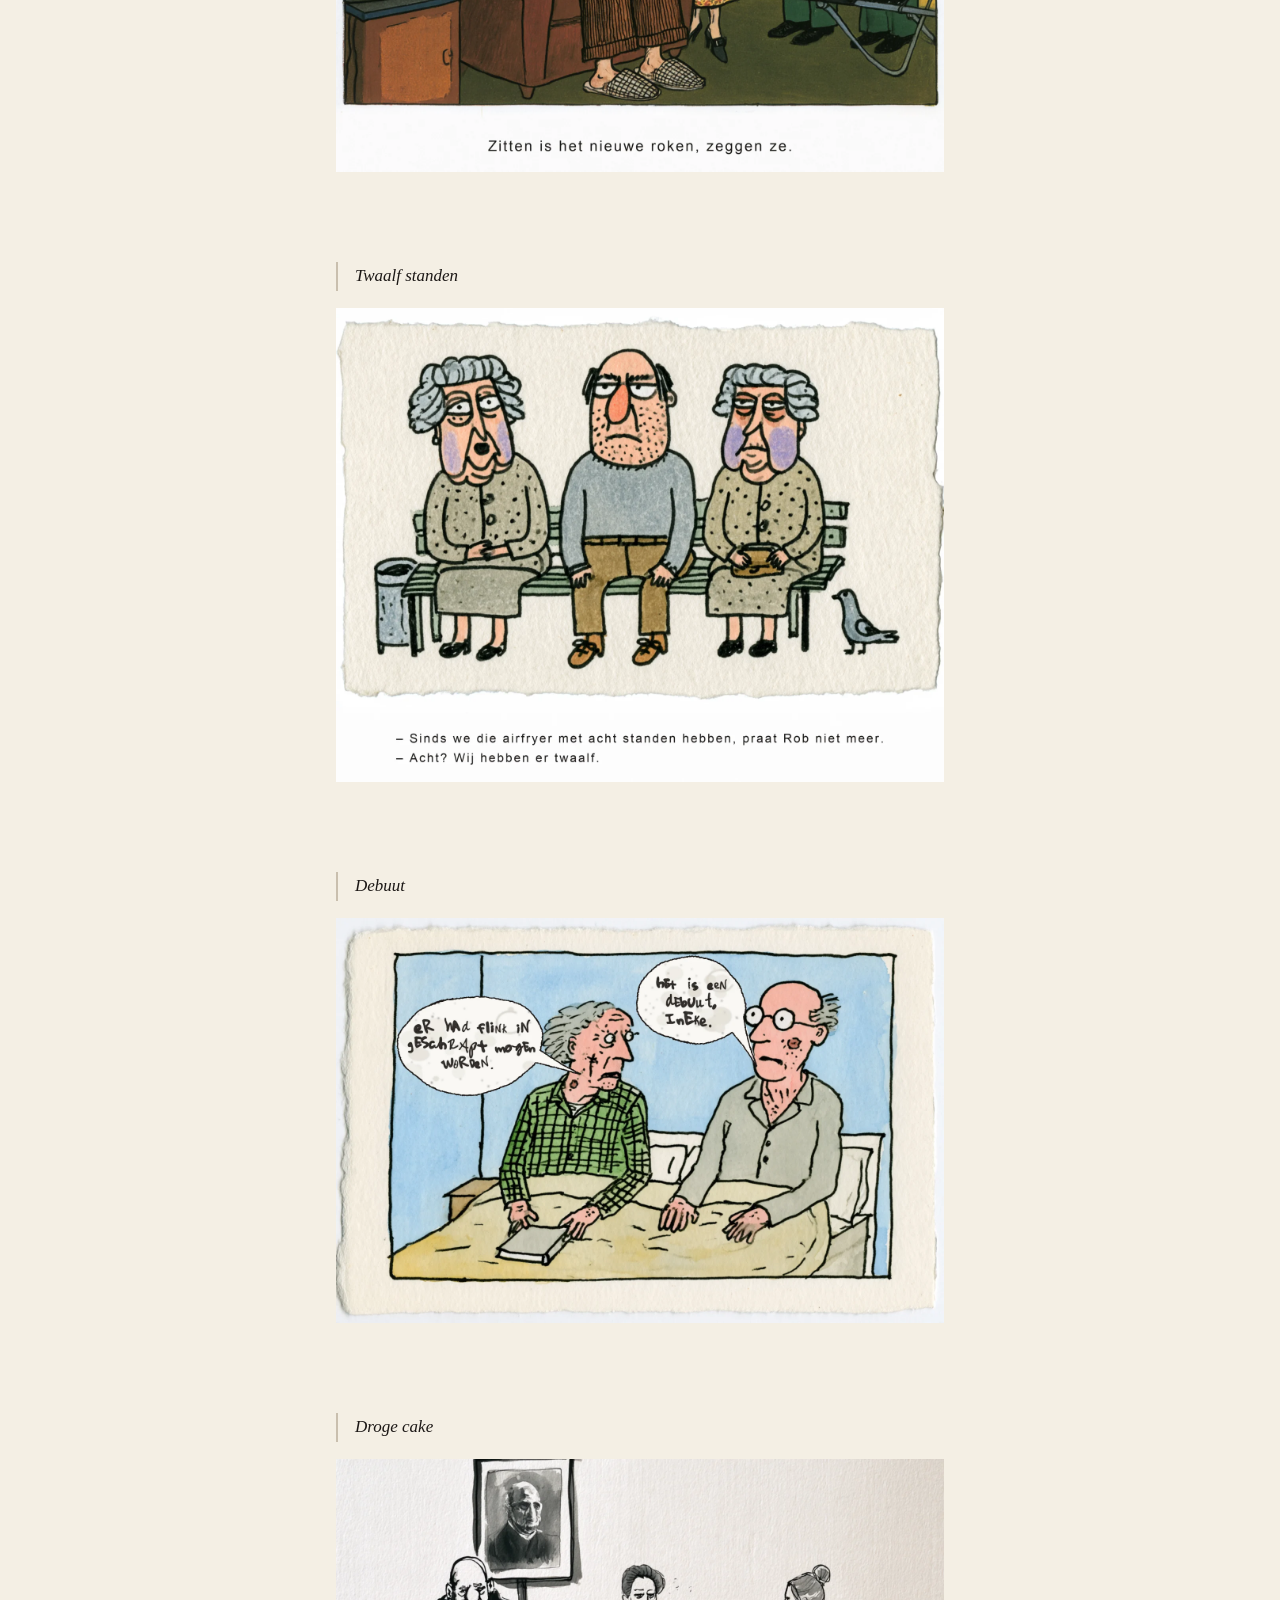
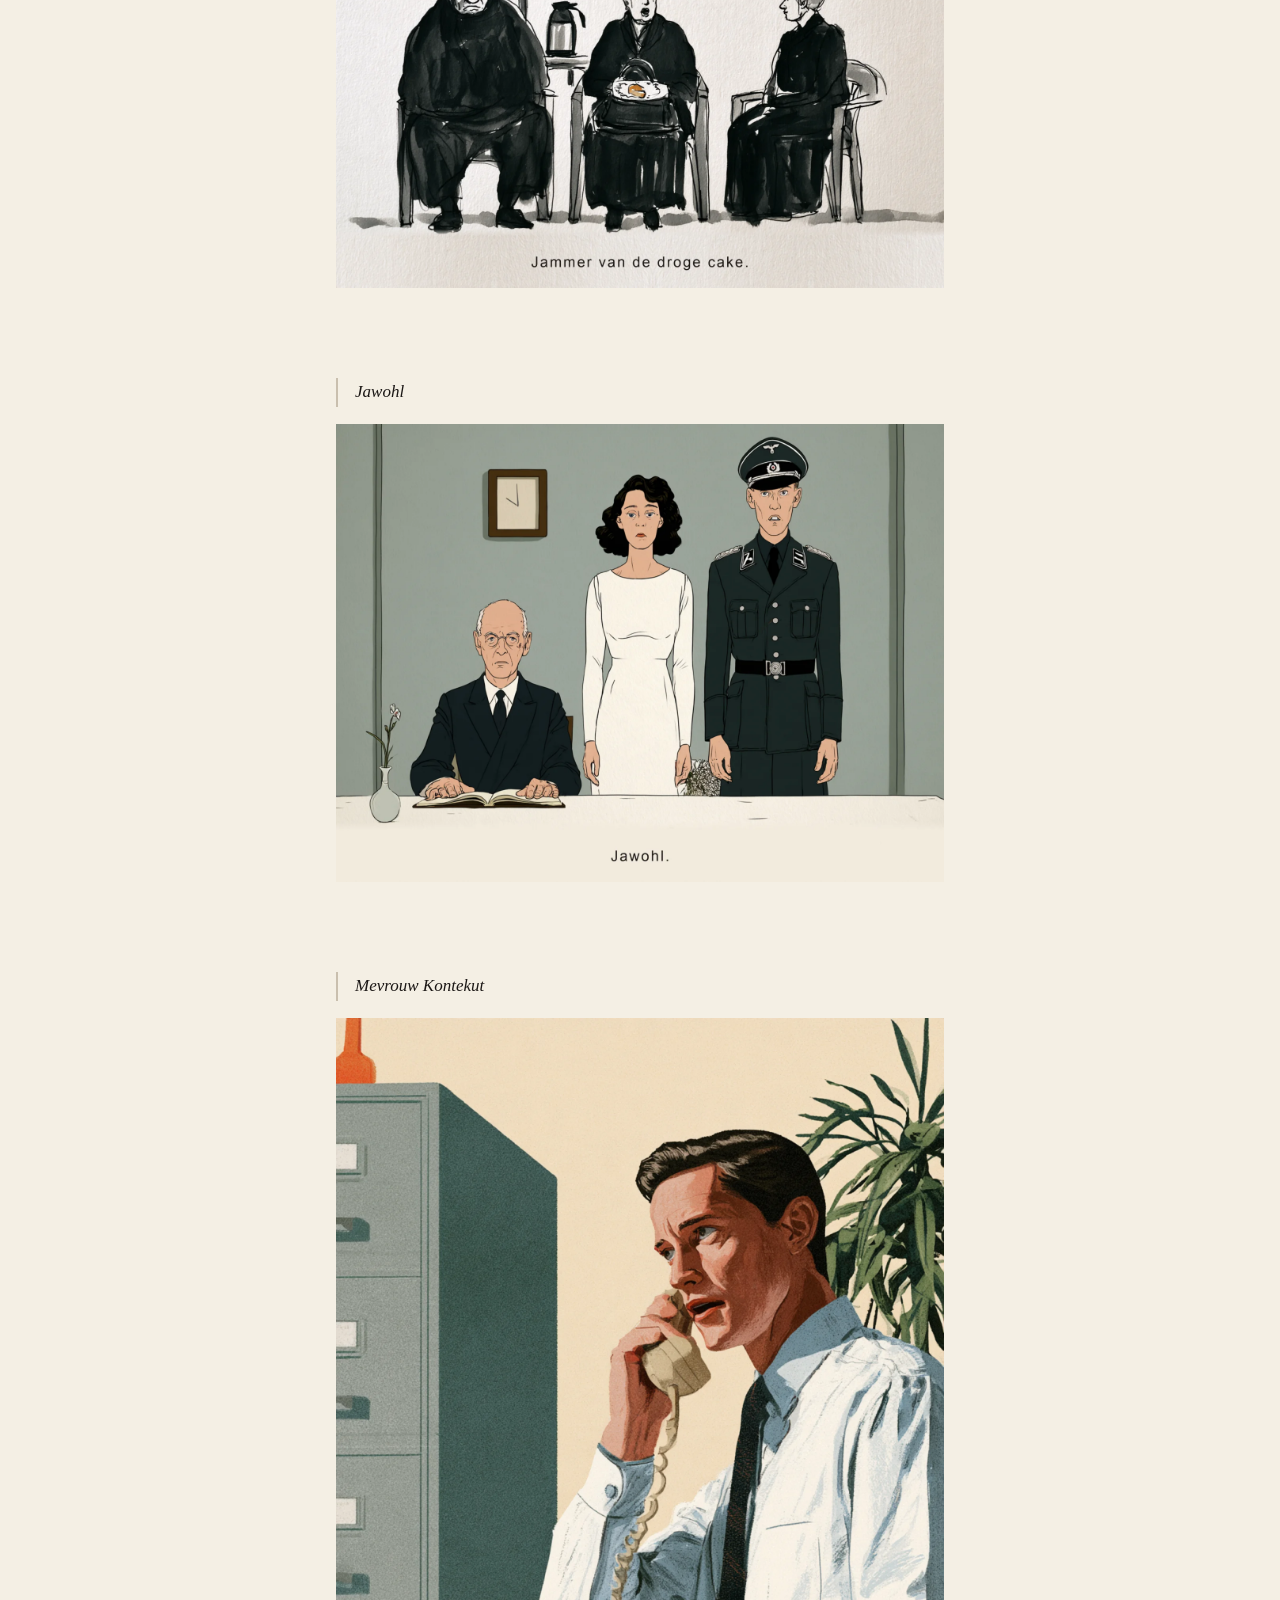
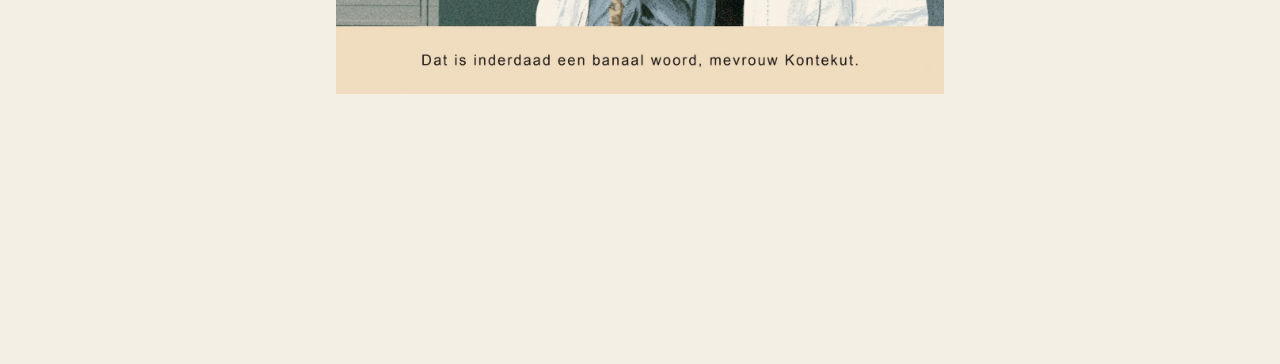
<file: docs/cartoons/index.html>
<!doctype html>
<html lang="nl">
<head>
  <meta charset="utf-8">
  <meta name="viewport" content="width=device-width, initial-scale=1">
  <title>cartoons · onktvos</title>
  <link rel="stylesheet" href="../onktvos.css">
</head>
<body>
  <main class="page">
    <a class="home" href="../">onktvos</a>
    <h1>cartoons</h1>
    <p class="intro">zonder clou</p>

    <section class="cartoon">
      <h2>Pompeii</h2>
      <img src="media/pompeii.webp" width="1344" height="896" loading="lazy"
           alt="Pompeii, 79 n.Chr. Een oude Romein bekijkt de as op zijn toga terwijl de Vesuvius uitbarst. Hij denkt: dit krijg ik nooit meer uit mijn toga.">
    </section>

    <section class="cartoon">
      <h2>Camouflage</h2>
      <img src="media/soldaat.webp" width="1344" height="896" loading="lazy"
           alt="Een soldaat in een groen veldtenue staat in een moeras, met helikopters en rook achter hem. Hij denkt: dit heeft niets meer met fashion te maken.">
    </section>

    <section class="cartoon">
      <h2>Leesvoorkeur</h2>
      <img src="media/kabouter.webp?v=2" width="1024" height="1024" loading="lazy"
           alt="Een kabouter met een rode puntmuts, een ruige baard en een peuk in zijn mond staat tegen een blauwe muur. Zijn hemd is te kort voor zijn buik. Hij zegt: non-fictie kan m'n kloten kussen!">
    </section>

    <section class="cartoon">
      <h2>Vakadvies</h2>
      <img src="media/groenteboer.webp?v=2" width="1024" height="1024" loading="lazy"
           alt="Een groenteboer in een wit schort staat achter een stapel appels en een stapel peren en steekt belerend zijn vinger op. Hij zegt: dat is plasseks met poepseks vergelijken. Een kale klant met een appel en een peer in zijn handen kijkt hem wezenloos aan.">
    </section>

    <section class="cartoon">
      <img src="media/das-brot.webp" width="1024" height="1174" loading="lazy"
           alt="Das Brot. Een brood met grote ogen en rode lippen drijft in zee, met een duikbootkoepel en twee periscopen op zijn korst.">
    </section>

    <section class="cartoon">
      <h2>Nagesprek</h2>
      <img src="media/nagesprek.webp?v=2" width="1024" height="1024" loading="lazy"
           alt="Een man en een vrouw van middelbare leeftijd in leren riemenpakjes liggen naast elkaar op bed en roken een sigaret. Op het nachtkastje staan een kopje thee en een zweep. De man zegt: ik heb nooit iets met jazz gekund.">
    </section>

    <section class="cartoon">
      <h2>Laatste woorden</h2>
      <img src="media/laatste-woorden.webp?v=2" width="1024" height="1024" loading="lazy"
           alt="Jezus en een moordenaar hangen naast elkaar aan het kruis op een kale heuvel. Jezus draait zijn hoofd naar de ander en zegt: ik heb die bank toch maar teruggebracht. De moordenaar kijkt wezenloos voor zich uit.">
    </section>

    <section class="cartoon">
      <h2>Bezoekuur</h2>
      <img src="media/bezoekuur.webp?v=2" width="1024" height="1024" loading="lazy"
           alt="Een kindertekening in viltstift: de wolf ligt met een nachtmuts in oma's bed onder een bloemetjessprei, en Roodkapje staat met haar mandje naast het bed. De wolf zegt: mijn broer is weer bij zijn vrouw ingetrokken.">
    </section>

    <section class="cartoon">
      <h2>Slecht nieuws</h2>
      <img src="media/slecht-nieuws.webp" width="1536" height="1024" loading="lazy"
           alt="Een aquarel in de spreekkamer: een sombere dokter zit achter zijn bureau, naast hem een man met een enorme neus en een mond vol tanden die vrolijk zwaait, en zijn vrouw die geschrokken kijkt. De man zegt: nou, daar vergaat mijn zin om kanker nog als scheldwoord te gebruiken.">
    </section>

    <section class="cartoon">
      <h2>Het probleem</h2>
      <img src="media/het-probleem.webp" width="1536" height="1024" loading="lazy"
           alt="Een kindertekening in viltstift: een Franse snelweg tussen lavendelvelden en cipressen staat vast, beide rijstroken vol met kleine auto's, vrachtwagens en tientallen witte caravans tot aan de tolpoortjes. Een man in een rode auto zegt: tja, buitenlanders.">
    </section>

    <section class="cartoon">
      <h2>Eerste contact</h2>
      <img src="media/eerste-contact.webp" width="901" height="1024" loading="lazy"
           alt="Een kindertekening in viltstift: op een kale planeet met kraters en een geringde planeet aan de zwarte hemel staat een astronaut met open vizier naast een groen wezen met drie ogen en lange armen. Het wezen tilt een mandje friet uit een grote frituurpan met borrelend vet. De astronaut wijst naar de pan. Onderschrift: is dat plantaardig vet?">
    </section>

    <section class="cartoon">
      <h2>Waaghals</h2>
      <img src="media/waaghals.webp" width="1024" height="1024" loading="lazy"
           alt="Een man met een grote roze neus zit aan de keukentafel met zijn tong uit zijn mond een kleurplaat in te kleuren met een rood krijtje. Naast hem zit zijn vrouw achter de krant. Ze denkt: waaghals.">
    </section>

    <section class="cartoon">
      <h2>Mit Sahne</h2>
      <img src="media/mit-sahne.webp" width="1536" height="1139" loading="lazy"
           alt="Een tekening in inkt en waterverf: een lelijke wandelaar met rugzak, wandelstok, korte broek en een grote roze neus staat voor een herberg en gooit zijn armen juichend omhoog. Boven de deur hangt een bord: Apfelstrudel mit Sahne, nur 4,90 euro. Onderschrift: wat de F! Slagroom van Massachusetts Institute of Technology!">
    </section>

    <section class="cartoon">
      <h2>Vergeten groente</h2>
      <img src="media/vergeten-groente.webp" width="1536" height="1024" loading="lazy"
           alt="Een tekening in inkt, waterverf en kinderlijk kleurpotlood: een vrouw met een bleekgroen hoofd, stipogen en een enorme neus en een man met een paarse speldenkop en gele tanden zitten in een restaurant aan tafel. Op het witte bord tussen hen ligt een harige, paarsgrijze knobbel met een slangetje eraan. De vrouw zegt: de vergeten groenten zijn ook niet meer wat ze waren.">
    </section>

    <section class="cartoon">
      <h2>Laat werk</h2>
      <img src="media/laat-werk.webp" width="1536" height="1156" loading="lazy"
           alt="Een tekening in inkt en waterverf: in een kale museumzaal staan een dikke man met een grote roze neus en een schriel vrouwtje met een hangneus voor een reusachtig blauw beeld van twee billen op een witte sokkel. Ze kijken met lege gezichten recht in de bilnaad. Onderschrift: in zijn late werk wordt het blauw steeds verdrietiger.">
    </section>

    <section class="cartoon">
      <h2>Sambal</h2>
      <img src="media/sambal.webp" width="1536" height="1024" loading="lazy"
           alt="Een tekening in inkt en waterverf: een dikke man zit verstijfd op een keukenstoel met zijn mond wijd open en knalrode, opgezwollen ogen. Naast hem staat een vrouw in een bloemetjesschort met een potje sambal en een theelepel. Ze zegt: dan denk ik dat sambal toch tegen iets anders was dan oogontsteking.">
    </section>

    <section class="cartoon">
      <h2>De stoel</h2>
      <img src="media/de-stoel.webp" width="1536" height="1155" loading="lazy"
           alt="Een tekening in inkt en waterverf: in een woonkamer met vergeeld behang zit een dode man in een bruine fauteuil voor een oude tv, met een pijl door zijn hart en bloed op zijn vest. Naast hem staat zijn vrouw in een bloemetjesduster met haar hand op zijn arm. Twee ambulancebroeders in groen-gele pakken wachten met een lege brancard. Onderschrift: zitten is het nieuwe roken, zeggen ze.">
    </section>

    <section class="cartoon">
      <h2>Twaalf standen</h2>
      <img src="media/twaalf-standen.webp" width="1536" height="1196" loading="lazy"
           alt="Een tekening in inkt en waterverf op ruw papier: op een parkbankje zitten twee oude vrouwen met grijze permanentjes, paarse wangen en gestippelde vesten, met tussen hen een kale man met een rode knolneus, stoppels, een grijze trui en een bruine broek. Alle drie kijken stijf en uitdrukkingsloos recht vooruit. Naast de bank staan een prullenbak en een duif. Onderschrift: Sinds we die airfryer met acht standen hebben, praat Rob niet meer. Acht? Wij hebben er twaalf.">
    </section>

    <section class="cartoon">
      <h2>Debuut</h2>
      <img src="media/debuut.webp" width="1536" height="1024" loading="lazy"
           alt="Een tekening in inkt en waterverf op ruw papier: een oud echtpaar zit rechtop in bed onder een okergeel dekbed. De vrouw, met grijs warrig haar, een groen geruite pyjama en een dicht boek op het dekbed, kijkt opzij naar haar man. Hij is kaal, draagt een grijze pyjama en een ronde bril met witte glazen en kijkt recht vooruit. Zij zegt: er had flink in geschrapt mogen worden. Hij zegt: het is een debuut, Ineke.">
    </section>

    <section class="cartoon">
      <h2>Droge cake</h2>
      <img src="media/droge-cake.webp?v=2" width="1536" height="1085" loading="lazy"
           alt="Een tekening in zwarte inkt en grijze was, zonder kleur: in een kale rouwkamer zitten drie mensen in het zwart op plastic stoelen onder een portretfoto van een oude man op een ezel. Links een dikke kale zwager met een knolneus, rechts een schriele zus met een knotje die opzij kijkt. In het midden zit de weduwe met een handtas op schoot en daarop een bordje met een plakje cake, het enige in kleur. Onderschrift: jammer van de droge cake.">
    </section>

    <section class="cartoon">
      <h2>Jawohl</h2>
      <img src="media/jawohl.webp" width="1536" height="1156" loading="lazy"
           alt="Een tekening in egale, vale kleuren: in een kale trouwzaal met een grijsgroene muur en een klok zit een kale ambtenaar met een ronde bril achter een tafel met een wit kleed en een open trouwboek. Naast hem staan een bruid in een lange witte jurk en een Duitse officier in een donker uniform met pet. Alle drie kijken uitdrukkingsloos recht vooruit. Onderschrift: jawohl.">
    </section>

    <section class="cartoon">
      <h2>Mevrouw Kontekut</h2>
      <img src="media/mevrouw-kontekut.webp" width="1536" height="1708" loading="lazy"
           alt="Een illustratie in de stijl van een jaren-zestigreclame: een knappe man met achterovergekamd haar, een wit overhemd en een smalle stropdas staat in een kantoor tussen een grijze archiefkast en een kamerplant. Hij houdt een beige telefoonhoorn aan zijn oor en kijkt ernstig opzij. Onderschrift: dat is inderdaad een banaal woord, mevrouw Kontekut.">
    </section>
  </main>
</body>
</html>
</file>
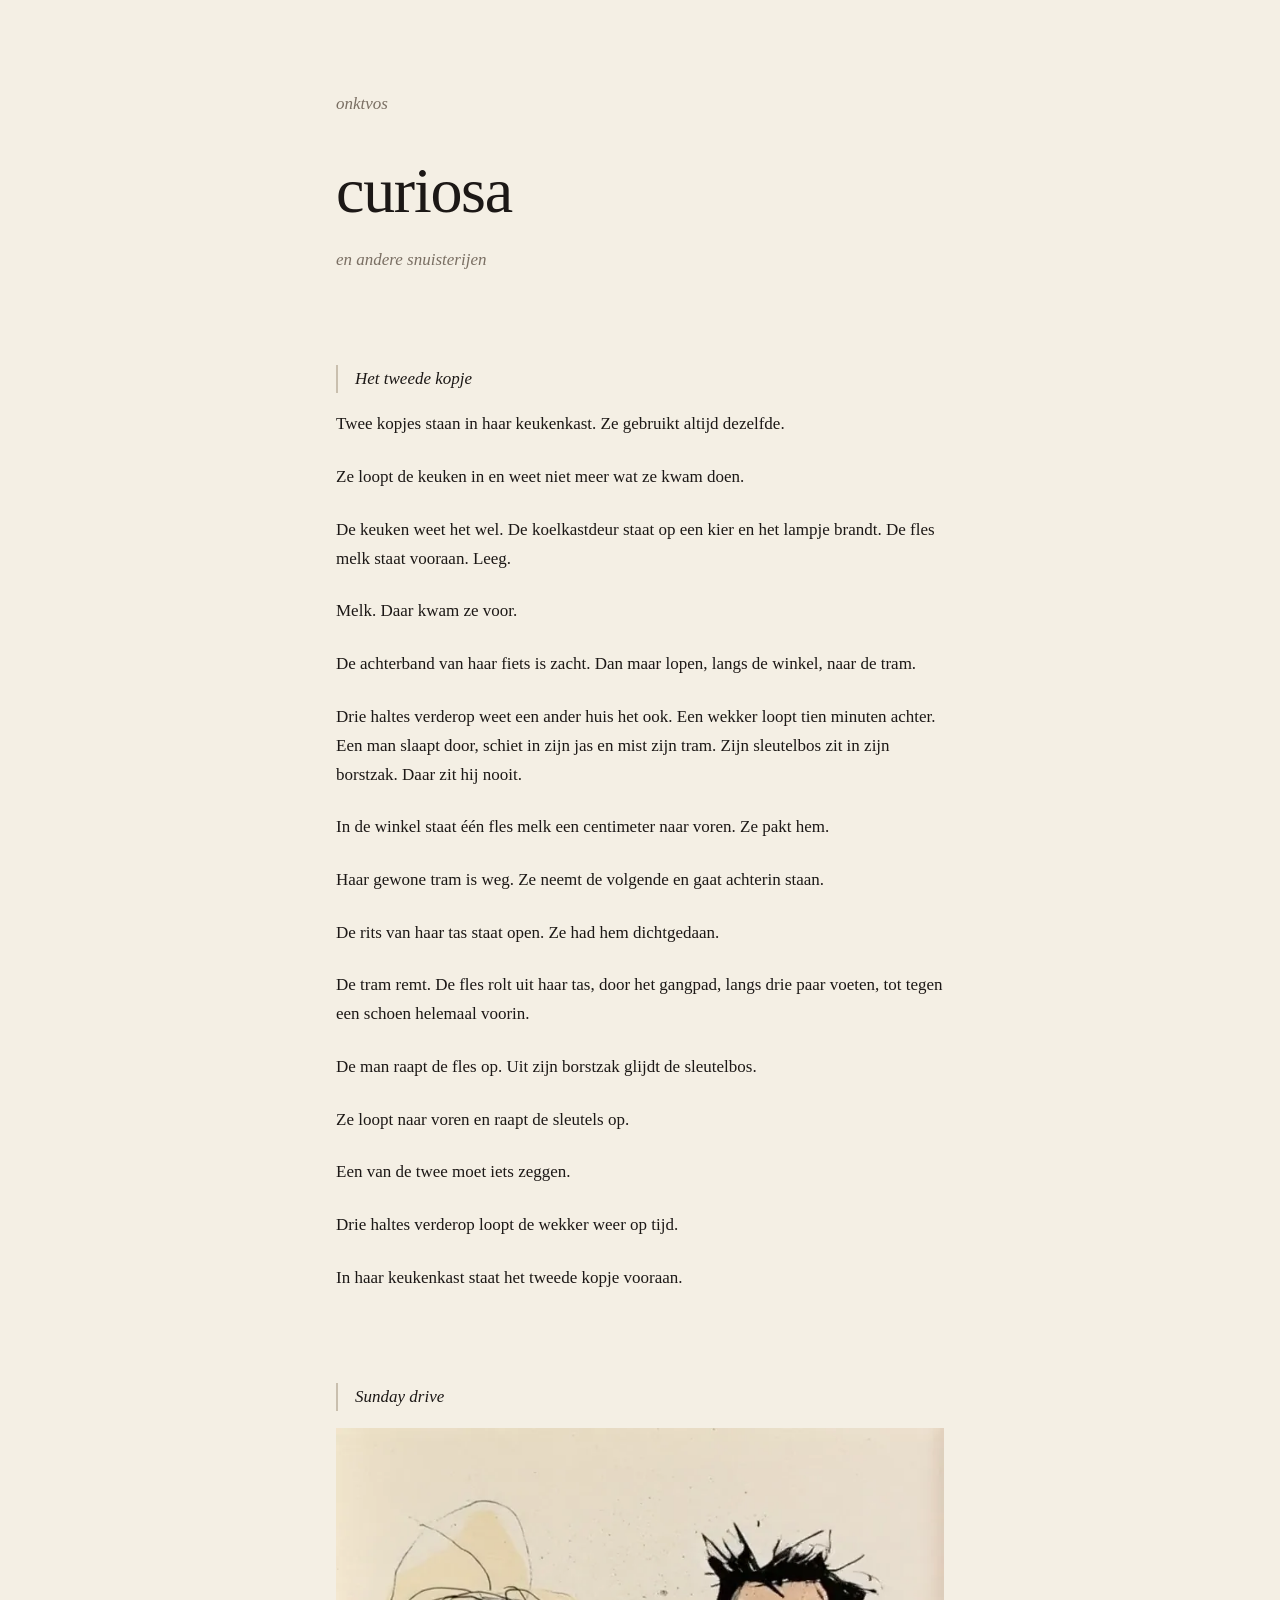
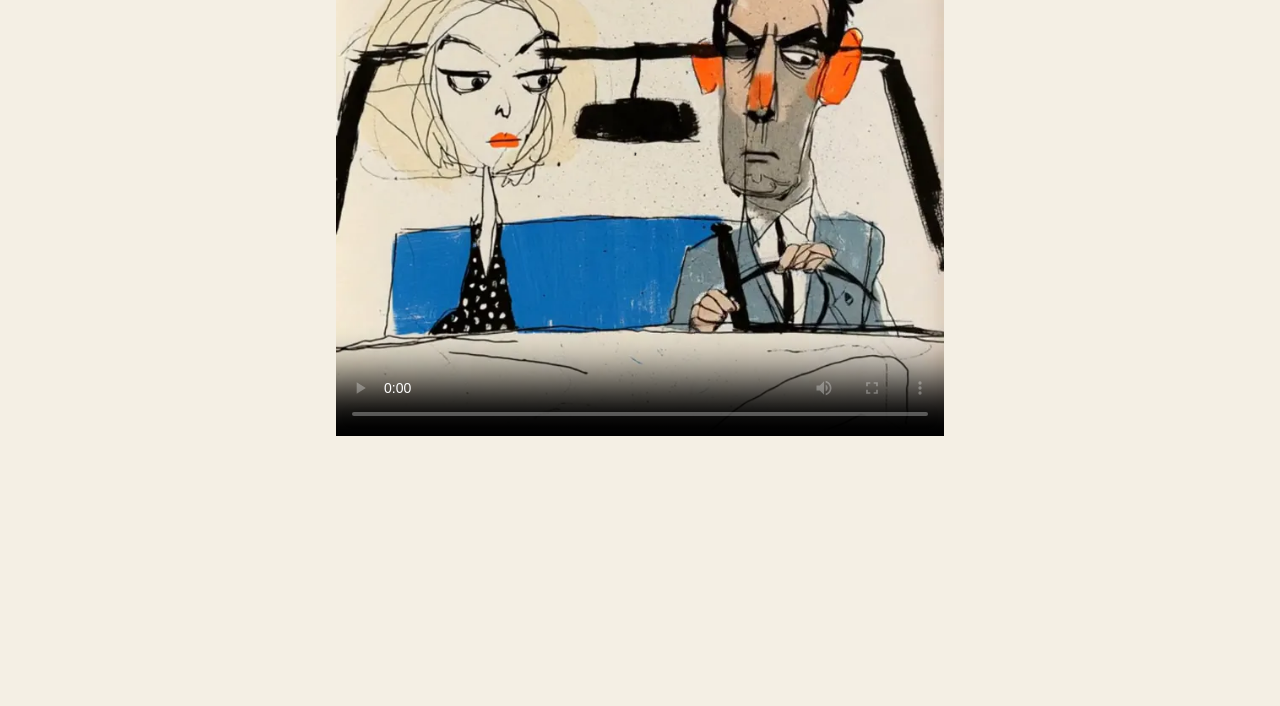
<file: docs/curiosa/index.html>
<!doctype html>
<html lang="nl">
<head>
  <meta charset="utf-8">
  <meta name="viewport" content="width=device-width, initial-scale=1">
  <title>curiosa · onktvos</title>
  <link rel="stylesheet" href="../onktvos.css">
</head>
<body>
  <main class="page">
    <a class="home" href="../">onktvos</a>
    <h1>curiosa</h1>
    <p class="intro">en andere snuisterijen</p>

    <section class="verhaal">
      <h2>Het tweede kopje</h2>
      <p>Twee kopjes staan in haar keukenkast. Ze gebruikt altijd dezelfde.</p>
      <p>Ze loopt de keuken in en weet niet meer wat ze kwam doen.</p>
      <p>De keuken weet het wel. De koelkastdeur staat op een kier en het lampje brandt. De fles melk staat vooraan. Leeg.</p>
      <p>Melk. Daar kwam ze voor.</p>
      <p>De achterband van haar fiets is zacht. Dan maar lopen, langs de winkel, naar de tram.</p>
      <p>Drie haltes verderop weet een ander huis het ook. Een wekker loopt tien minuten achter. Een man slaapt door, schiet in zijn jas en mist zijn tram. Zijn sleutelbos zit in zijn borstzak. Daar zit hij nooit.</p>
      <p>In de winkel staat één fles melk een centimeter naar voren. Ze pakt hem.</p>
      <p>Haar gewone tram is weg. Ze neemt de volgende en gaat achterin staan.</p>
      <p>De rits van haar tas staat open. Ze had hem dichtgedaan.</p>
      <p>De tram remt. De fles rolt uit haar tas, door het gangpad, langs drie paar voeten, tot tegen een schoen helemaal voorin.</p>
      <p>De man raapt de fles op. Uit zijn borstzak glijdt de sleutelbos.</p>
      <p>Ze loopt naar voren en raapt de sleutels op.</p>
      <p>Een van de twee moet iets zeggen.</p>
      <p>Drie haltes verderop loopt de wekker weer op tijd.</p>
      <p>In haar keukenkast staat het tweede kopje vooraan.</p>
    </section>

    <section class="verhaal">
      <h2>Sunday drive</h2>
      <video controls playsinline preload="metadata" poster="media/sunday-drive-poster.webp"
             src="media/sunday-drive.mp4" aria-label="Sunday drive: een man en een vrouw in een auto, met hun gedachten"></video>
    </section>
  </main>
</body>
</html>
</file>
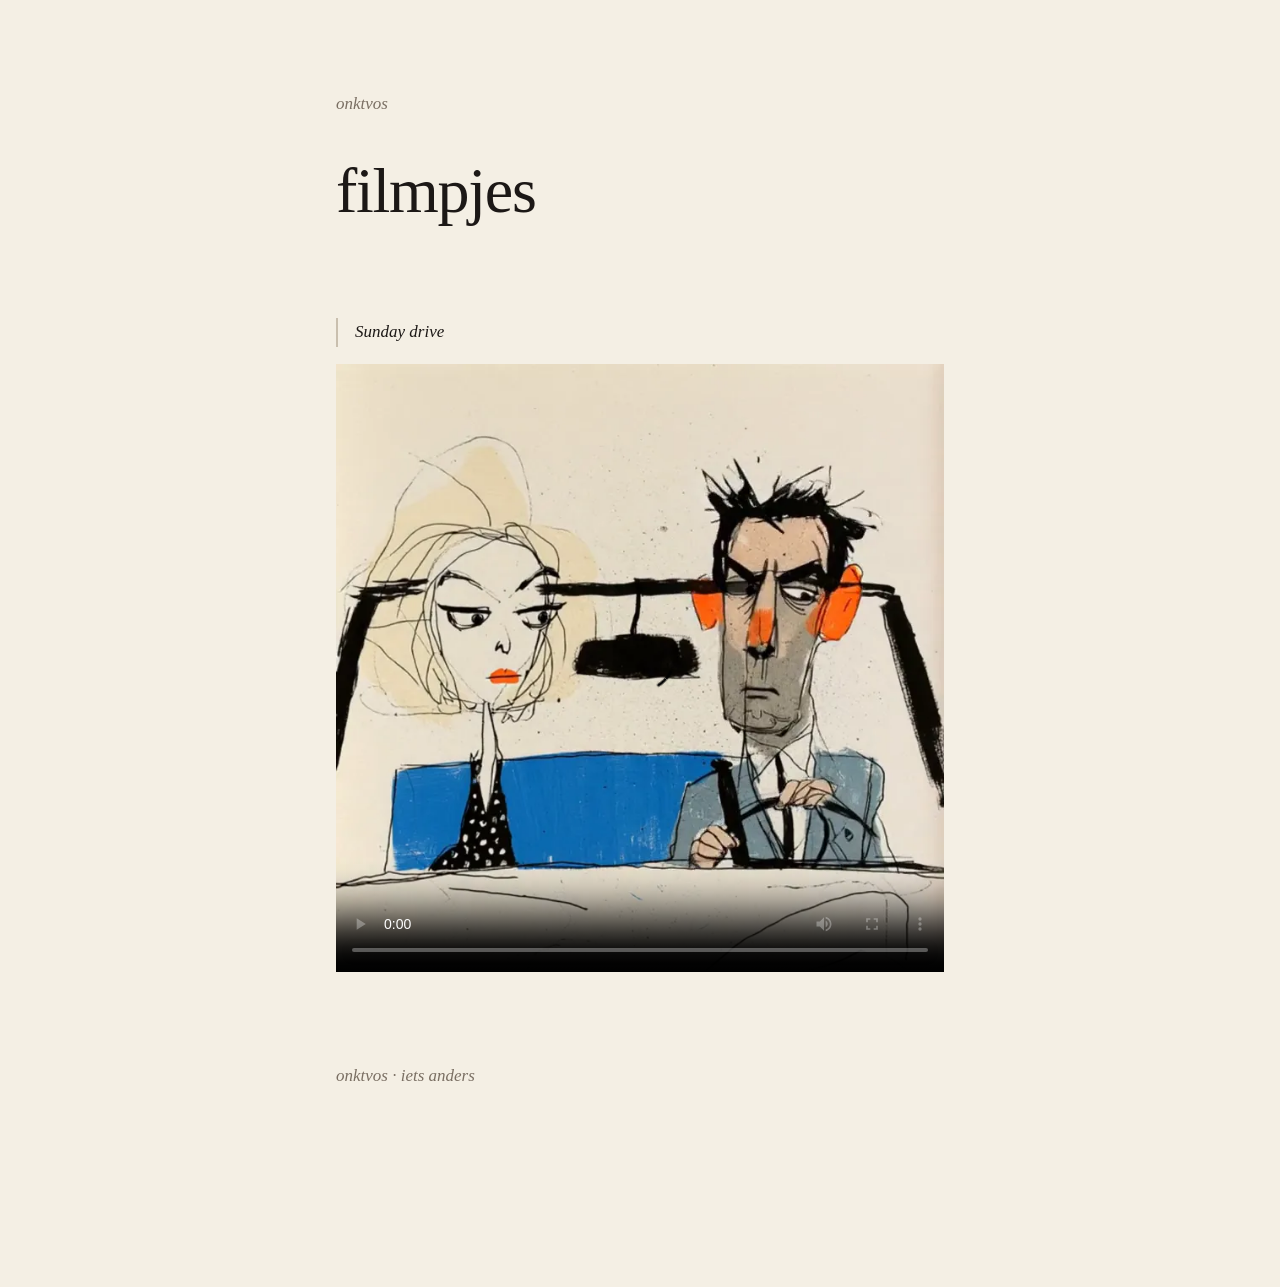
<file: docs/filmpjes/index.html>
<!doctype html>
<html lang="nl">
<head>
  <meta charset="utf-8">
  <meta name="viewport" content="width=device-width, initial-scale=1">
  <title>filmpjes · onktvos</title>
  <meta name="description" content="Korte filmpjes.">
  <meta property="og:type" content="website">
  <meta property="og:url" content="https://x4b5.github.io/onktvos/filmpjes/">
  <meta property="og:title" content="filmpjes · onktvos">
  <meta property="og:description" content="Korte filmpjes.">
  <meta property="og:image" content="https://x4b5.github.io/onktvos/deelkaart.png">
  <meta property="og:image:width" content="1200">
  <meta property="og:image:height" content="627">
  <meta name="twitter:card" content="summary_large_image">
  <link rel="stylesheet" href="../onktvos.css">
</head>
<body>
  <main class="page">
    <a class="home" href="../">onktvos</a>
    <h1>filmpjes</h1>

    <section class="film" id="sunday-drive">
      <h2>Sunday drive</h2>
      <video controls playsinline preload="metadata" poster="media/sunday-drive-poster.webp"
             src="media/sunday-drive.mp4" aria-label="Sunday drive: een man en een vrouw in een auto, met hun gedachten"></video>
    </section>
    <p class="slot"><a href="../">onktvos</a> · <a class="verras" href="#" hidden>iets anders</a></p>
  </main>
  <script src="../onktvos.js"></script>
</body>
</html>
</file>
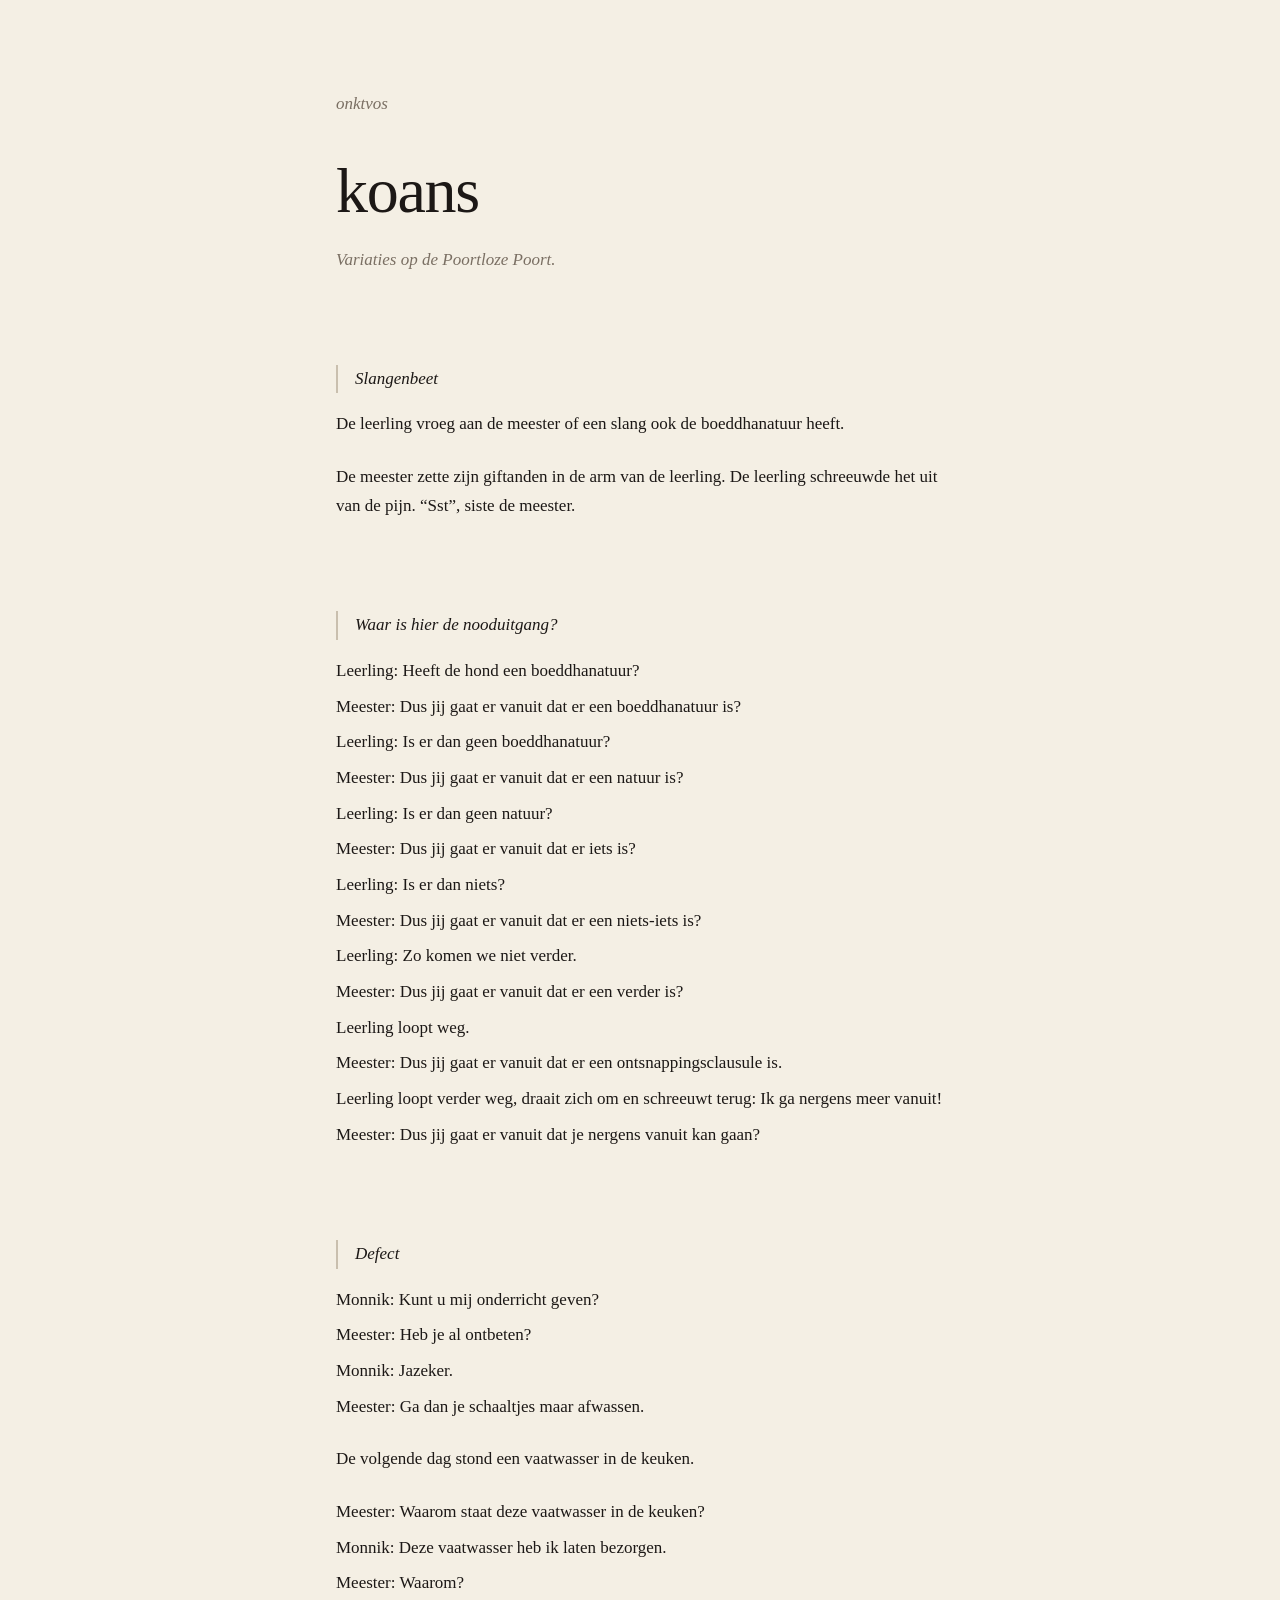
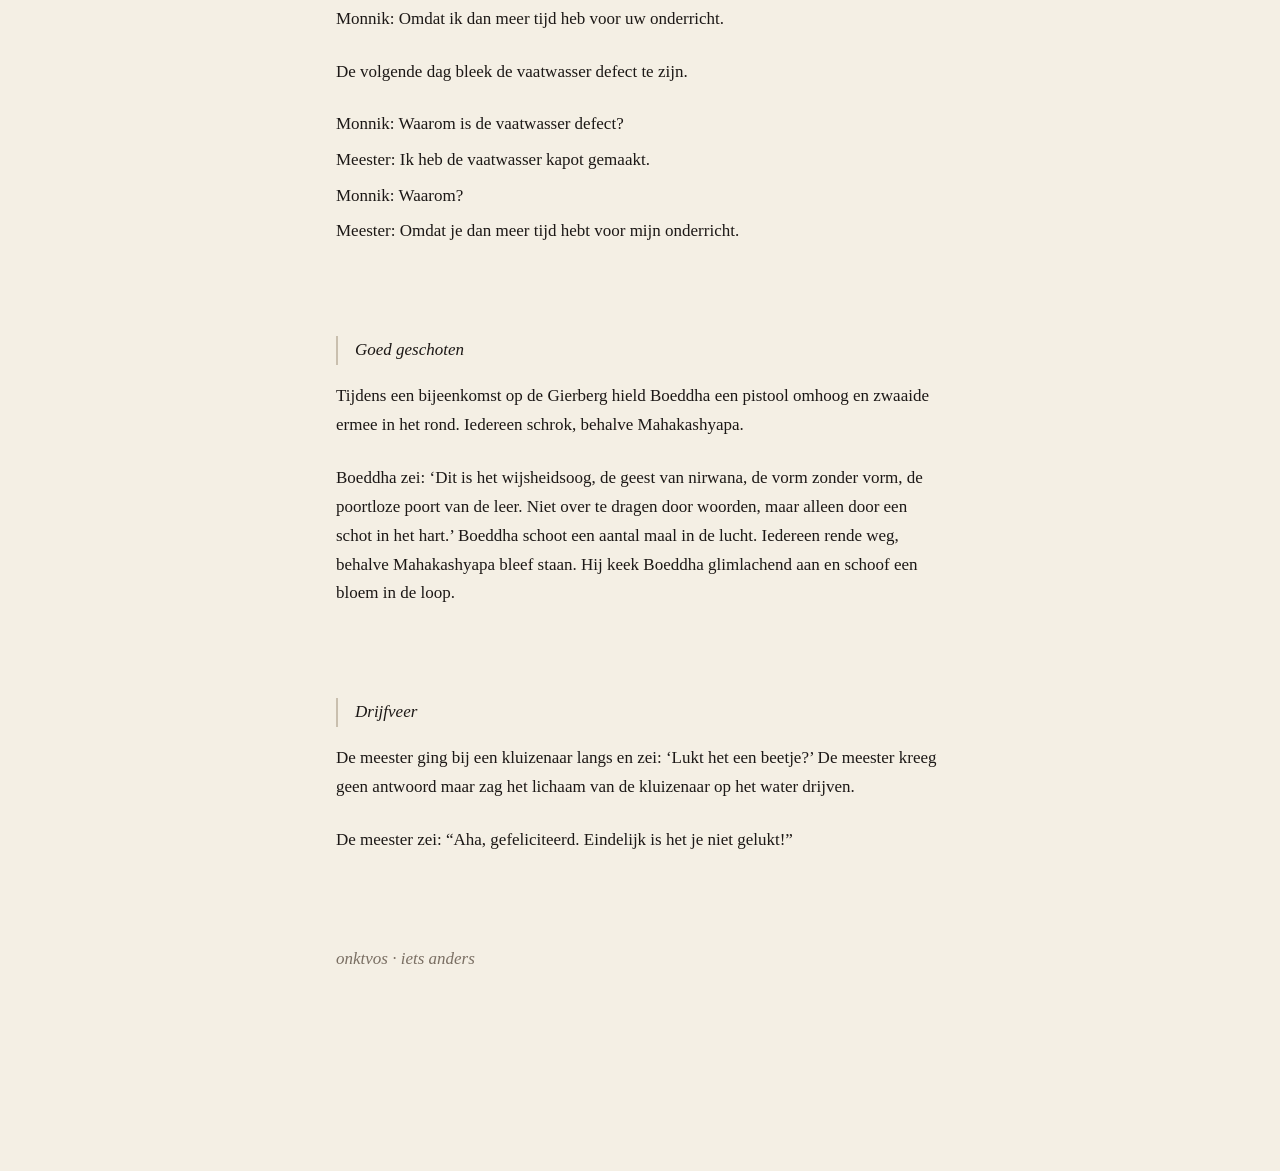
<file: docs/koans/index.html>
<!doctype html>
<html lang="nl">
<head>
  <meta charset="utf-8">
  <meta name="viewport" content="width=device-width, initial-scale=1">
  <title>koans · onktvos</title>
  <meta name="description" content="Variaties op de Poortloze Poort.">
  <meta property="og:type" content="website">
  <meta property="og:url" content="https://x4b5.github.io/onktvos/koans/">
  <meta property="og:title" content="koans · onktvos">
  <meta property="og:description" content="Variaties op de Poortloze Poort.">
  <meta property="og:image" content="https://x4b5.github.io/onktvos/deelkaart.png">
  <meta property="og:image:width" content="1200">
  <meta property="og:image:height" content="627">
  <meta name="twitter:card" content="summary_large_image">
  <link rel="stylesheet" href="../onktvos.css">
  <style>
    .koan .line { margin: 0 0 0.4em; }
    .koan .line + p:not(.line) { margin-top: 1.4em; }
  </style>
</head>
<body>
  <main class="page">
    <a class="home" href="../">onktvos</a>
    <h1>koans</h1>
    <p class="intro">Variaties op de Poortloze Poort.</p>

    <section class="koan" id="slangenbeet">
      <h2>Slangenbeet</h2>
      <p>De leerling vroeg aan de meester of een slang ook de boeddhanatuur heeft.</p>
      <p>De meester zette zijn giftanden in de arm van de leerling. De leerling schreeuwde het uit van de pijn. “Sst”, siste de meester.</p>
    </section>

    <section class="koan" id="waar-is-hier-de-nooduitgang">
      <h2>Waar is hier de nooduitgang?</h2>
      <p class="line">Leerling: Heeft de hond een boeddhanatuur?</p>
      <p class="line">Meester: Dus jij gaat er vanuit dat er een boeddhanatuur is?</p>
      <p class="line">Leerling: Is er dan geen boeddhanatuur?</p>
      <p class="line">Meester: Dus jij gaat er vanuit dat er een natuur is?</p>
      <p class="line">Leerling: Is er dan geen natuur?</p>
      <p class="line">Meester: Dus jij gaat er vanuit dat er iets is?</p>
      <p class="line">Leerling: Is er dan niets?</p>
      <p class="line">Meester: Dus jij gaat er vanuit dat er een niets-iets is?</p>
      <p class="line">Leerling: Zo komen we niet verder.</p>
      <p class="line">Meester: Dus jij gaat er vanuit dat er een verder is?</p>
      <p class="line">Leerling loopt weg.</p>
      <p class="line">Meester: Dus jij gaat er vanuit dat er een ontsnappingsclausule is.</p>
      <p class="line">Leerling loopt verder weg, draait zich om en schreeuwt terug: Ik ga nergens meer vanuit!</p>
      <p class="line">Meester: Dus jij gaat er vanuit dat je nergens vanuit kan gaan?</p>
    </section>

    <section class="koan" id="defect">
      <h2>Defect</h2>
      <p class="line">Monnik: Kunt u mij onderricht geven?</p>
      <p class="line">Meester: Heb je al ontbeten?</p>
      <p class="line">Monnik: Jazeker.</p>
      <p class="line">Meester: Ga dan je schaaltjes maar afwassen.</p>
      <p>De volgende dag stond een vaatwasser in de keuken.</p>
      <p class="line">Meester: Waarom staat deze vaatwasser in de keuken?</p>
      <p class="line">Monnik: Deze vaatwasser heb ik laten bezorgen.</p>
      <p class="line">Meester: Waarom?</p>
      <p class="line">Monnik: Omdat ik dan meer tijd heb voor uw onderricht.</p>
      <p>De volgende dag bleek de vaatwasser defect te zijn.</p>
      <p class="line">Monnik: Waarom is de vaatwasser defect?</p>
      <p class="line">Meester: Ik heb de vaatwasser kapot gemaakt.</p>
      <p class="line">Monnik: Waarom?</p>
      <p class="line">Meester: Omdat je dan meer tijd hebt voor mijn onderricht.</p>
    </section>

    <section class="koan" id="goed-geschoten">
      <h2>Goed geschoten</h2>
      <p>Tijdens een bijeenkomst op de Gierberg hield Boeddha een pistool omhoog en zwaaide ermee in het rond. Iedereen schrok, behalve Mahakashyapa.</p>
      <p>Boeddha zei: ‘Dit is het wijsheidsoog, de geest van nirwana, de vorm zonder vorm, de poortloze poort van de leer. Niet over te dragen door woorden, maar alleen door een schot in het hart.’ Boeddha schoot een aantal maal in de lucht. Iedereen rende weg, behalve Mahakashyapa bleef staan. Hij keek Boeddha glimlachend aan en schoof een bloem in de loop.</p>
    </section>

    <section class="koan" id="drijfveer">
      <h2>Drijfveer</h2>
      <p>De meester ging bij een kluizenaar langs en zei: ‘Lukt het een beetje?’ De meester kreeg geen antwoord maar zag het lichaam van de kluizenaar op het water drijven.</p>
      <p>De meester zei: “Aha, gefeliciteerd. Eindelijk is het je niet gelukt!”</p>
    </section>
    <p class="slot"><a href="../">onktvos</a> · <a class="verras" href="#" hidden>iets anders</a></p>
  </main>
  <script src="../onktvos.js"></script>
</body>
</html>
</file>
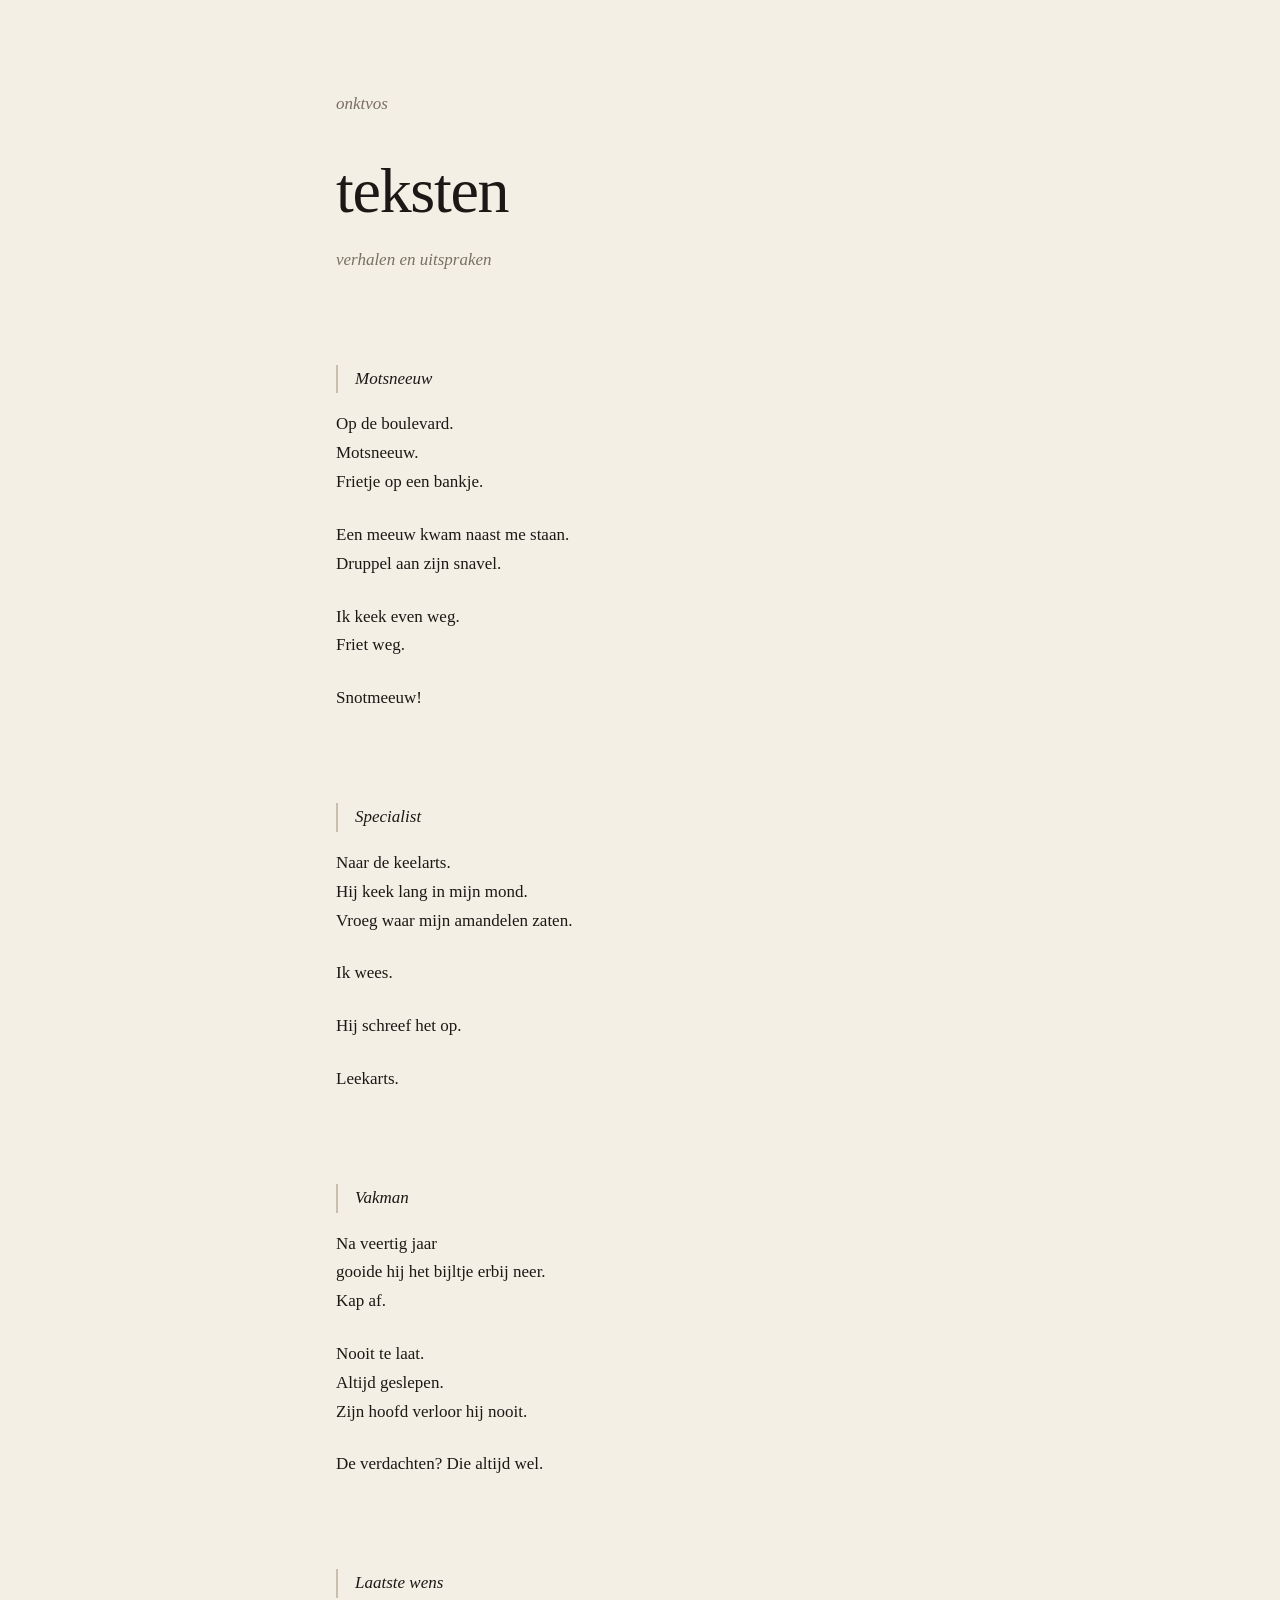
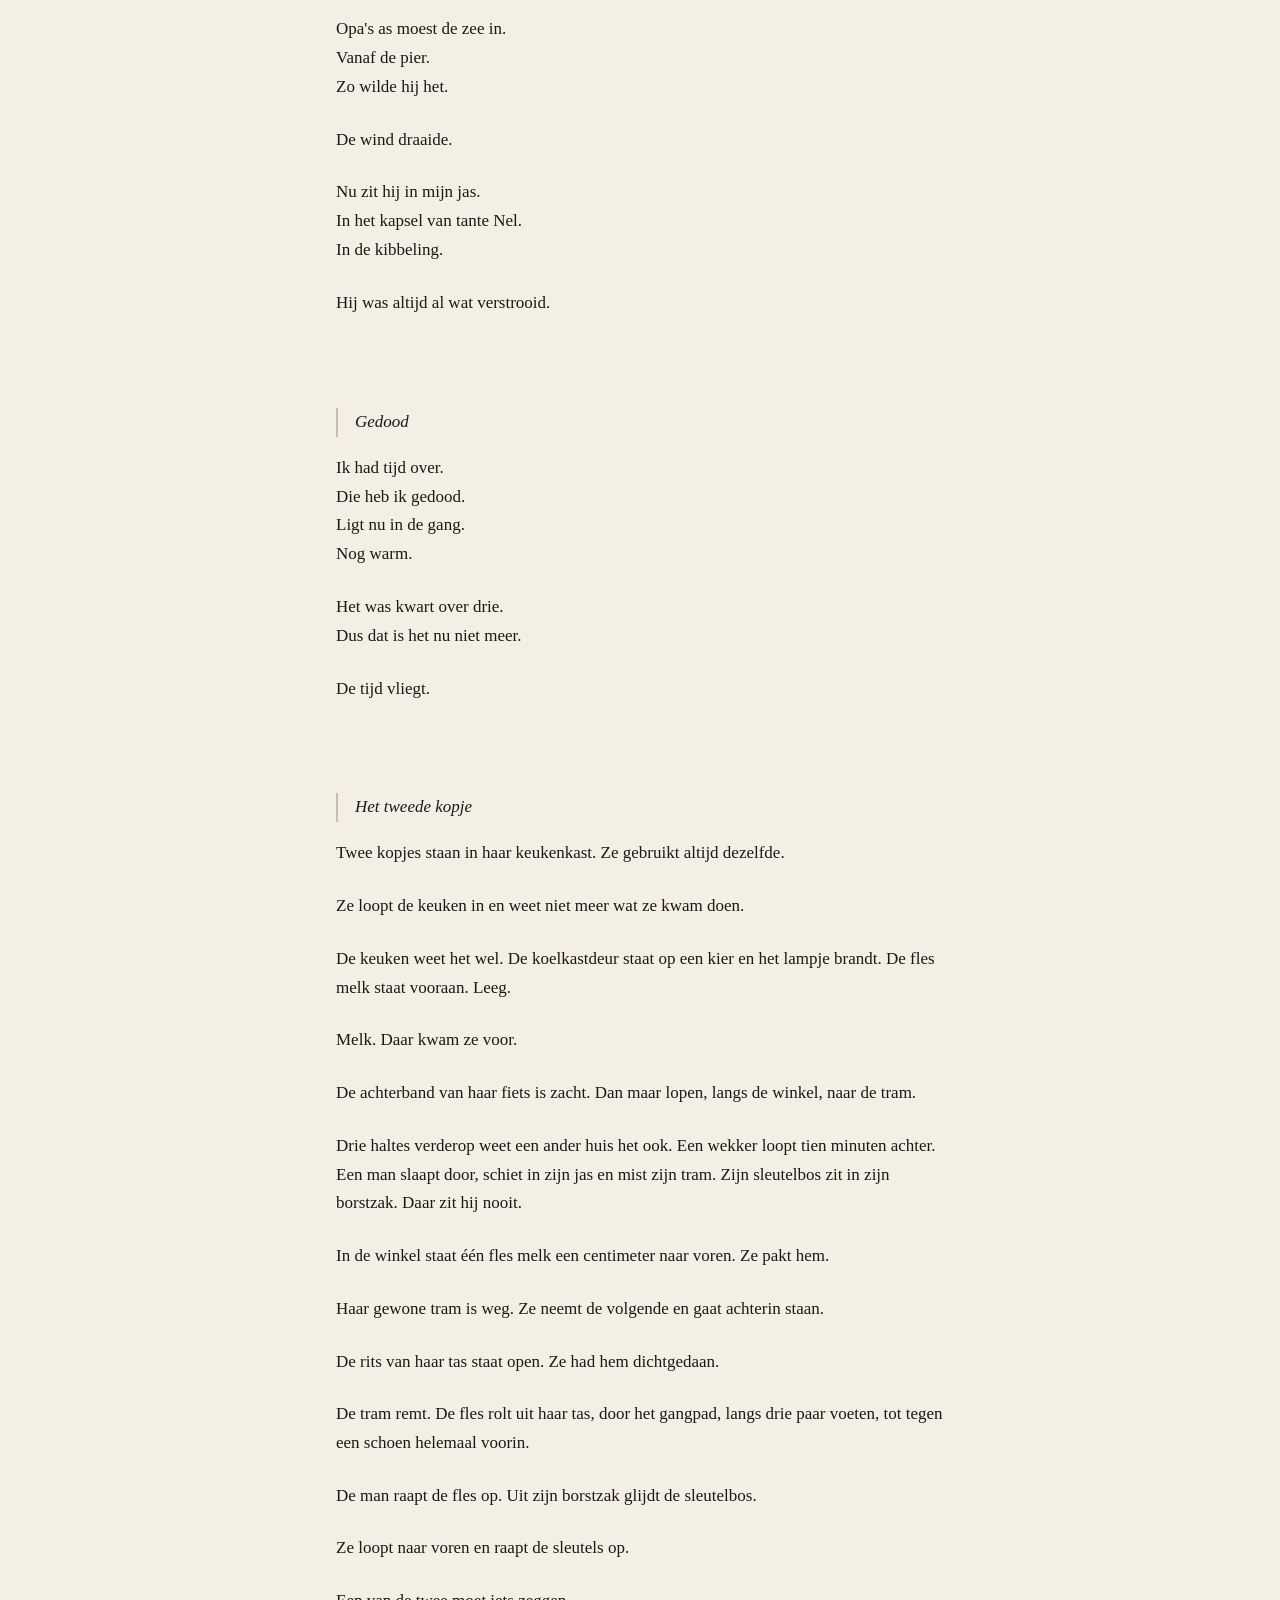
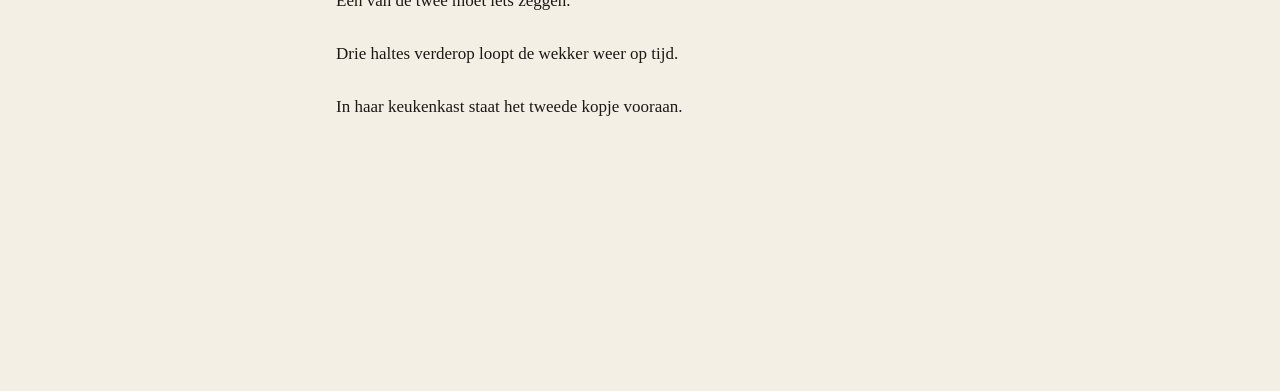
<file: docs/teksten/index.html>
<!doctype html>
<html lang="nl">
<head>
  <meta charset="utf-8">
  <meta name="viewport" content="width=device-width, initial-scale=1">
  <title>teksten · onktvos</title>
  <link rel="stylesheet" href="../onktvos.css">
</head>
<body>
  <main class="page">
    <a class="home" href="../">onktvos</a>
    <h1>teksten</h1>
    <p class="intro">verhalen en uitspraken</p>

    <section class="vers">
      <h2>Motsneeuw</h2>
      <p>Op de boulevard.<br>Motsneeuw.<br>Frietje op een bankje.</p>
      <p>Een meeuw kwam naast me staan.<br>Druppel aan zijn snavel.</p>
      <p>Ik keek even weg.<br>Friet weg.</p>
      <p>Snotmeeuw!</p>
    </section>

    <section class="vers">
      <h2>Specialist</h2>
      <p>Naar de keelarts.<br>Hij keek lang in mijn mond.<br>Vroeg waar mijn amandelen zaten.</p>
      <p>Ik wees.</p>
      <p>Hij schreef het op.</p>
      <p>Leekarts.</p>
    </section>

    <section class="vers">
      <h2>Vakman</h2>
      <p>Na veertig jaar<br>gooide hij het bijltje erbij neer.<br>Kap af.</p>
      <p>Nooit te laat.<br>Altijd geslepen.<br>Zijn hoofd verloor hij nooit.</p>
      <p>De verdachten? Die altijd wel.</p>
    </section>

    <section class="vers">
      <h2>Laatste wens</h2>
      <p>Opa's as moest de zee in.<br>Vanaf de pier.<br>Zo wilde hij het.</p>
      <p>De wind draaide.</p>
      <p>Nu zit hij in mijn jas.<br>In het kapsel van tante Nel.<br>In de kibbeling.</p>
      <p>Hij was altijd al wat verstrooid.</p>
    </section>

    <section class="vers">
      <h2>Gedood</h2>
      <p>Ik had tijd over.<br>Die heb ik gedood.<br>Ligt nu in de gang.<br>Nog warm.</p>
      <p>Het was kwart over drie.<br>Dus dat is het nu niet meer.</p>
      <p>De tijd vliegt.</p>
    </section>

    <section class="verhaal">
      <h2>Het tweede kopje</h2>
      <p>Twee kopjes staan in haar keukenkast. Ze gebruikt altijd dezelfde.</p>
      <p>Ze loopt de keuken in en weet niet meer wat ze kwam doen.</p>
      <p>De keuken weet het wel. De koelkastdeur staat op een kier en het lampje brandt. De fles melk staat vooraan. Leeg.</p>
      <p>Melk. Daar kwam ze voor.</p>
      <p>De achterband van haar fiets is zacht. Dan maar lopen, langs de winkel, naar de tram.</p>
      <p>Drie haltes verderop weet een ander huis het ook. Een wekker loopt tien minuten achter. Een man slaapt door, schiet in zijn jas en mist zijn tram. Zijn sleutelbos zit in zijn borstzak. Daar zit hij nooit.</p>
      <p>In de winkel staat één fles melk een centimeter naar voren. Ze pakt hem.</p>
      <p>Haar gewone tram is weg. Ze neemt de volgende en gaat achterin staan.</p>
      <p>De rits van haar tas staat open. Ze had hem dichtgedaan.</p>
      <p>De tram remt. De fles rolt uit haar tas, door het gangpad, langs drie paar voeten, tot tegen een schoen helemaal voorin.</p>
      <p>De man raapt de fles op. Uit zijn borstzak glijdt de sleutelbos.</p>
      <p>Ze loopt naar voren en raapt de sleutels op.</p>
      <p>Een van de twee moet iets zeggen.</p>
      <p>Drie haltes verderop loopt de wekker weer op tijd.</p>
      <p>In haar keukenkast staat het tweede kopje vooraan.</p>
    </section>
  </main>
</body>
</html>
</file>
<file: docs/onktvos.css>
/* Gedeeld door alle pagina's van onktvos */
:root { --paper: #f4efe4; --ink: #1c1816; --muted: #7a6f63; --thread: #c9bfae; }
@media (prefers-color-scheme: dark) {
  :root { --paper: #1c1816; --ink: #f4efe4; --muted: #a89c8e; --thread: #4a423b; }
}
body { margin: 0; background: var(--paper); color: var(--ink); font-family: Georgia, "Times New Roman", serif; }
.page { max-width: 38rem; margin: 0 auto; padding: 10vh 16px 20vh; font-size: 17px; line-height: 1.7; }
.home { color: var(--muted); text-decoration: none; font-style: italic; }
.home:hover { color: var(--ink); }
.page h1 { font-size: clamp(2.5rem, 10vw, 4rem); font-weight: 400; margin: 2vh 0 0; letter-spacing: -0.02em; }
.intro { color: var(--muted); font-style: italic; margin: 0 0 10vh; }
.page section { margin: 0 0 10vh; }
.page h1 + section { margin-top: 8vh; }
.page h2 { font-size: 17px; font-weight: 400; font-style: italic; margin: 0 0 1em; padding-left: 1em; border-left: 2px solid var(--thread); }
.page section p { margin: 0 0 1.4em; }
.page img, .page video { display: block; width: 100%; height: auto; }
/* woordbeeld: de o's zijn een calamaris en een vossenstaart */
.o { display: inline-block; width: 0.54em; height: 0.54em; vertical-align: -0.035em; margin: 0 0.015em; }
/* ankerlink per item: pas zichtbaar als je ernaar zoekt */
.page section { scroll-margin-top: 4vh; }
.page h2 { transition: border-color 1.2s; }
.page section:target h2 { border-left-color: var(--ink); }
.anker { color: var(--thread); text-decoration: none; opacity: 0; transition: opacity .2s; }
.page h2:hover .anker, .anker:focus { opacity: 1; }
.anker:hover { color: var(--muted); }
@media (hover: none) { .anker { opacity: 1; } }
/* slot onderaan subpagina's */
.slot { color: var(--muted); font-style: italic; }
.slot a { color: var(--muted); text-decoration: none; }
.slot a:hover { color: var(--ink); }
a:focus-visible { outline: 1px dotted currentColor; outline-offset: 3px; }
</file>
